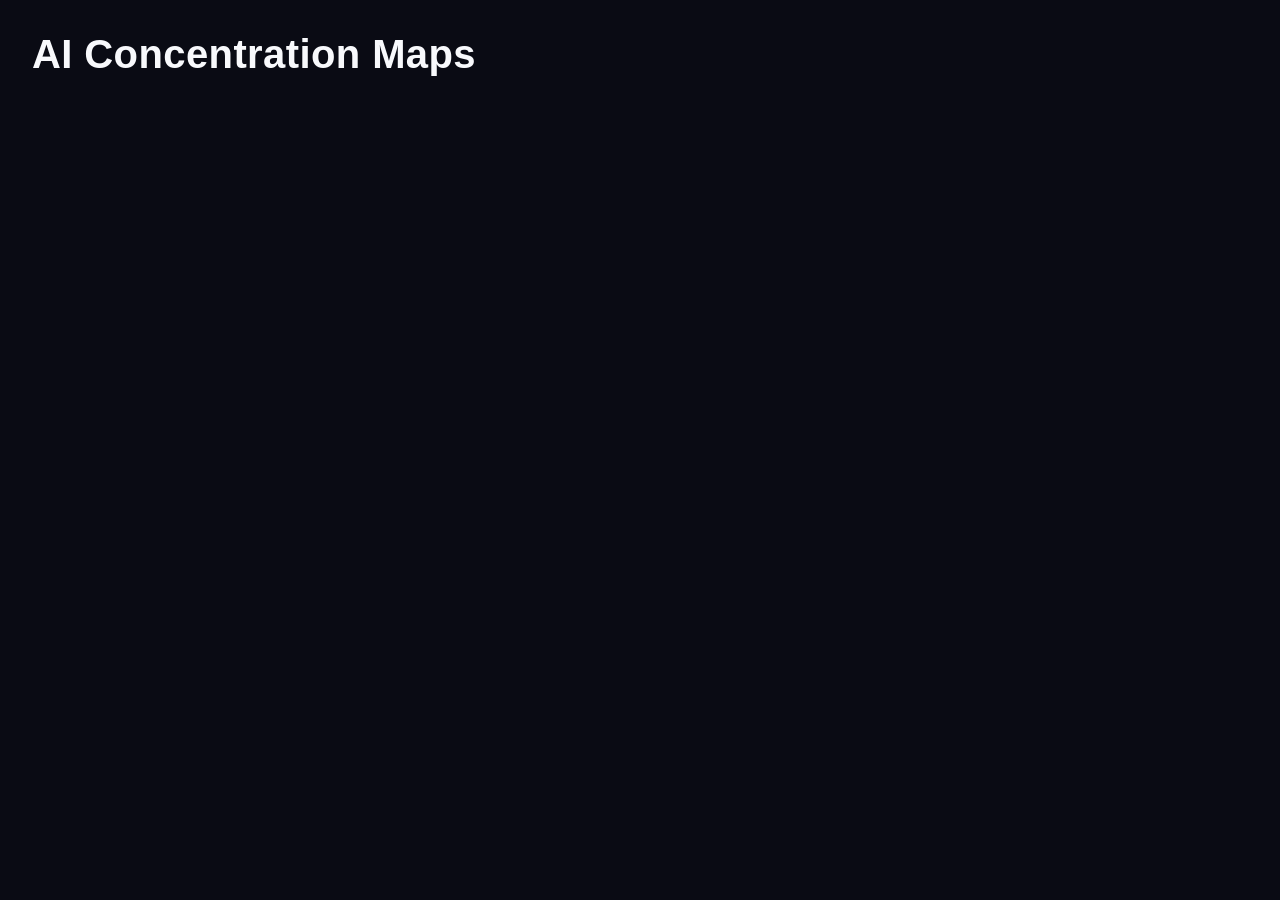
<file: maps.html>
<!DOCTYPE html>
<html lang="en">

<head>
    <meta charset="UTF-8">
    <meta name="viewport" content="width=device-width, initial-scale=1.0">
    <script src="https://d3js.org/d3.v7.min.js"></script>
    <script src="topojson/topojson.min.js"></script>

    <title>Map Demos</title>
    <link rel="stylesheet" href="css/style.css">
</head>

<body>
    <h1>AI Concentration Maps</h1>

    <div id="global-map"></div>
    <div class="viz-block" id="us-map"></div>

    <script src="js/globalMap.js"></script>
    <script src="js/USMap.js"></script>
</body>

</html>
</file>
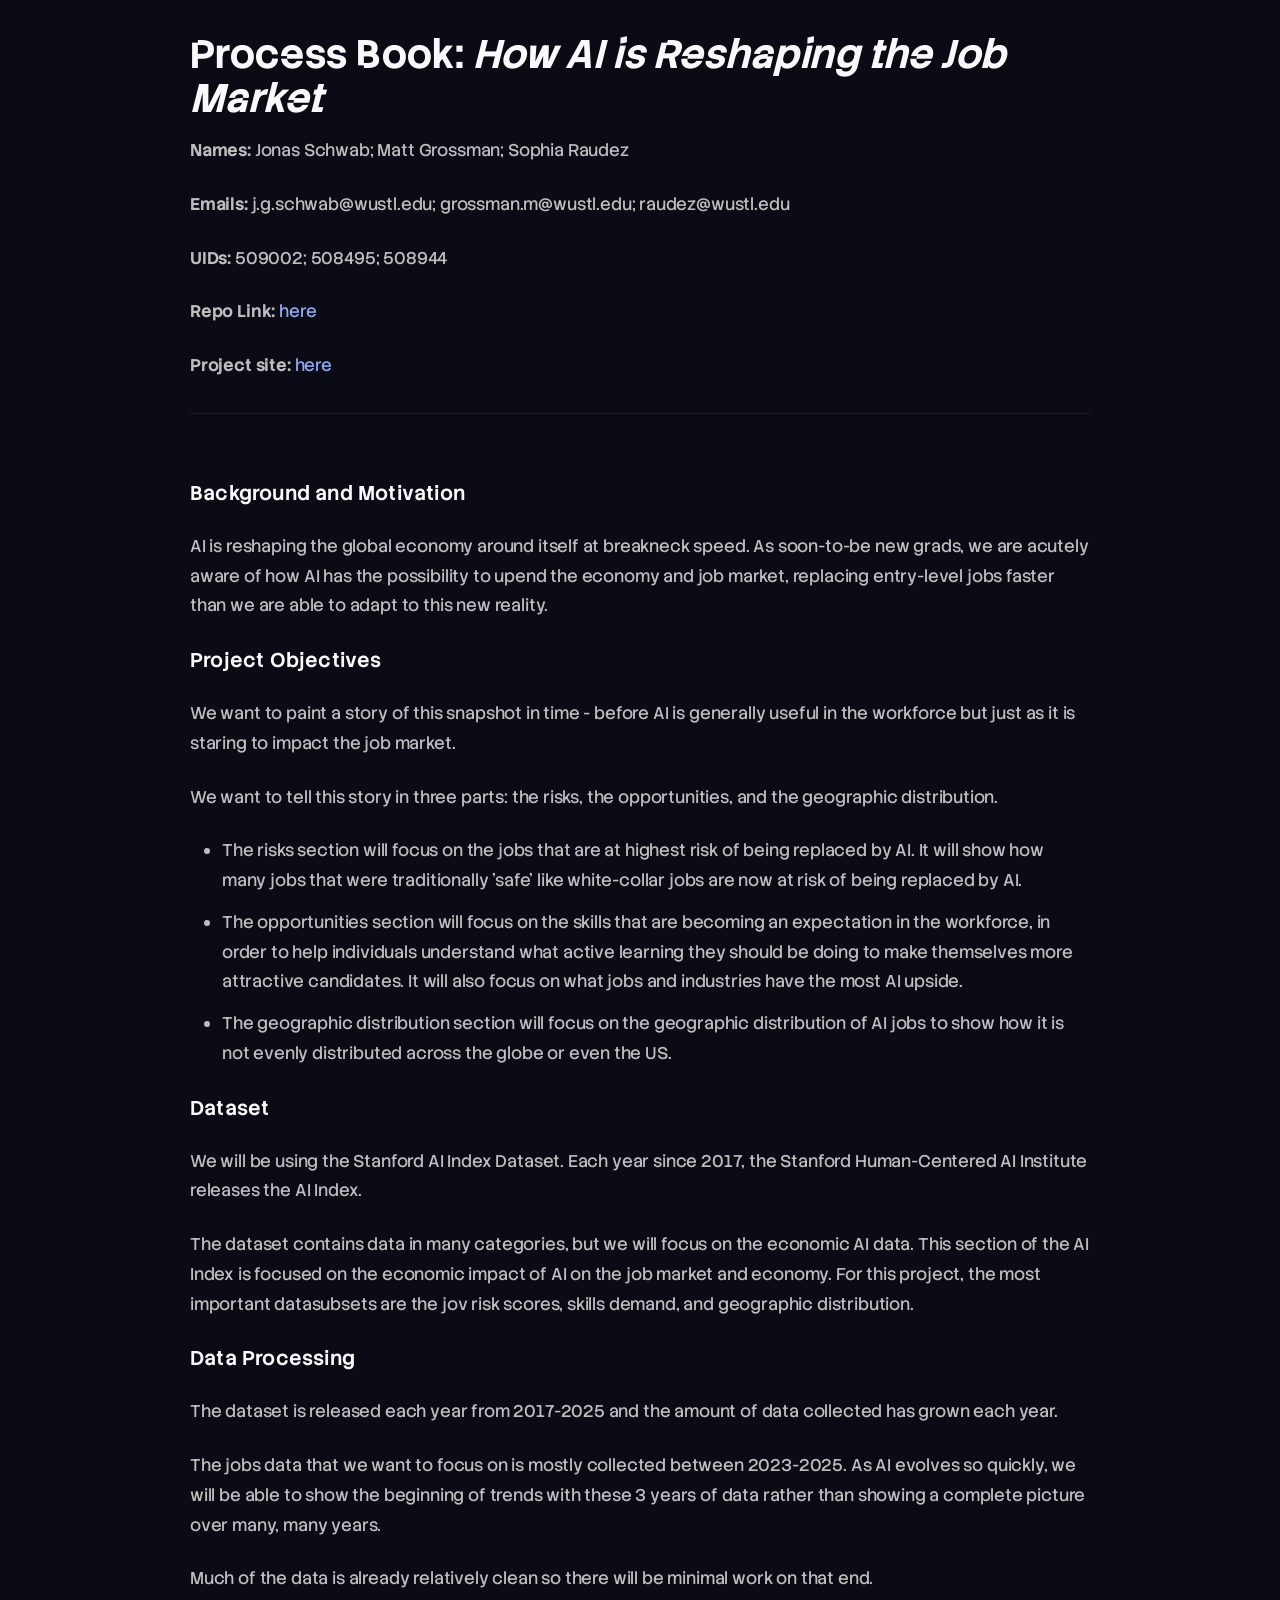
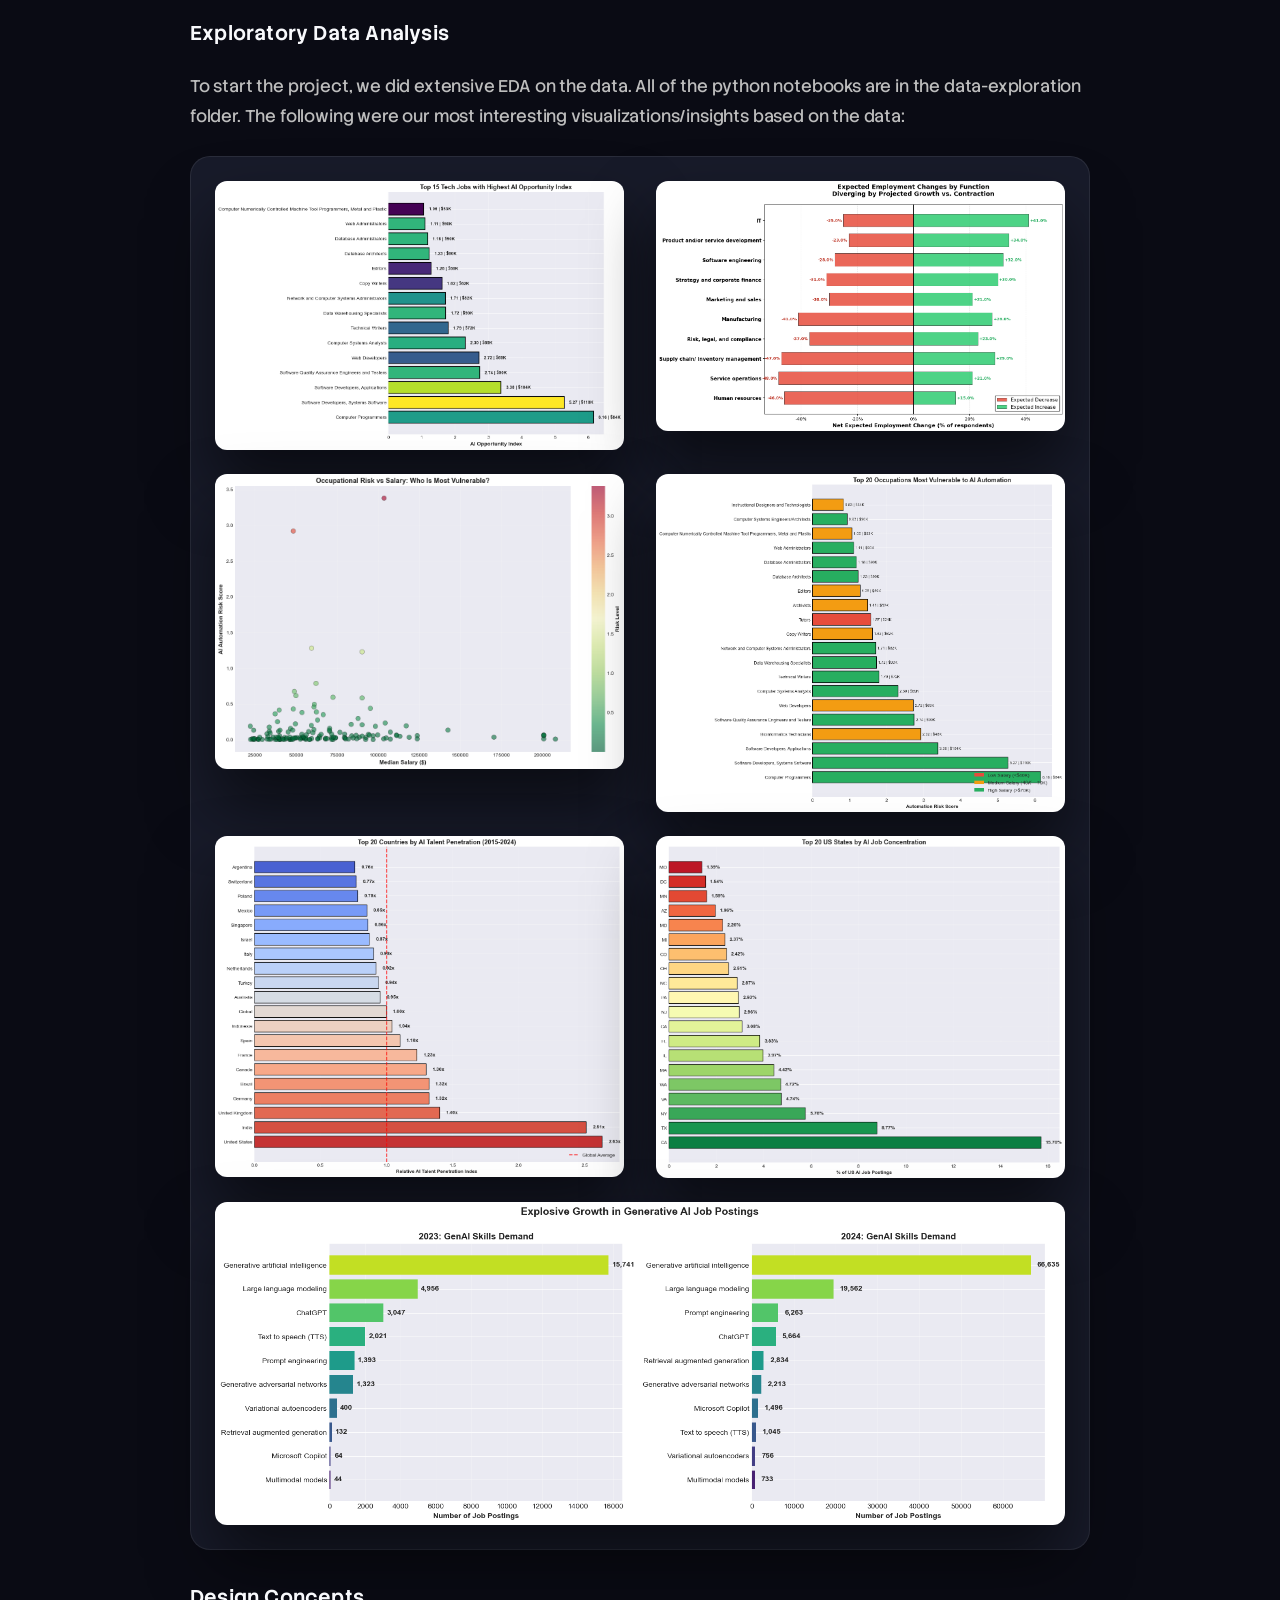
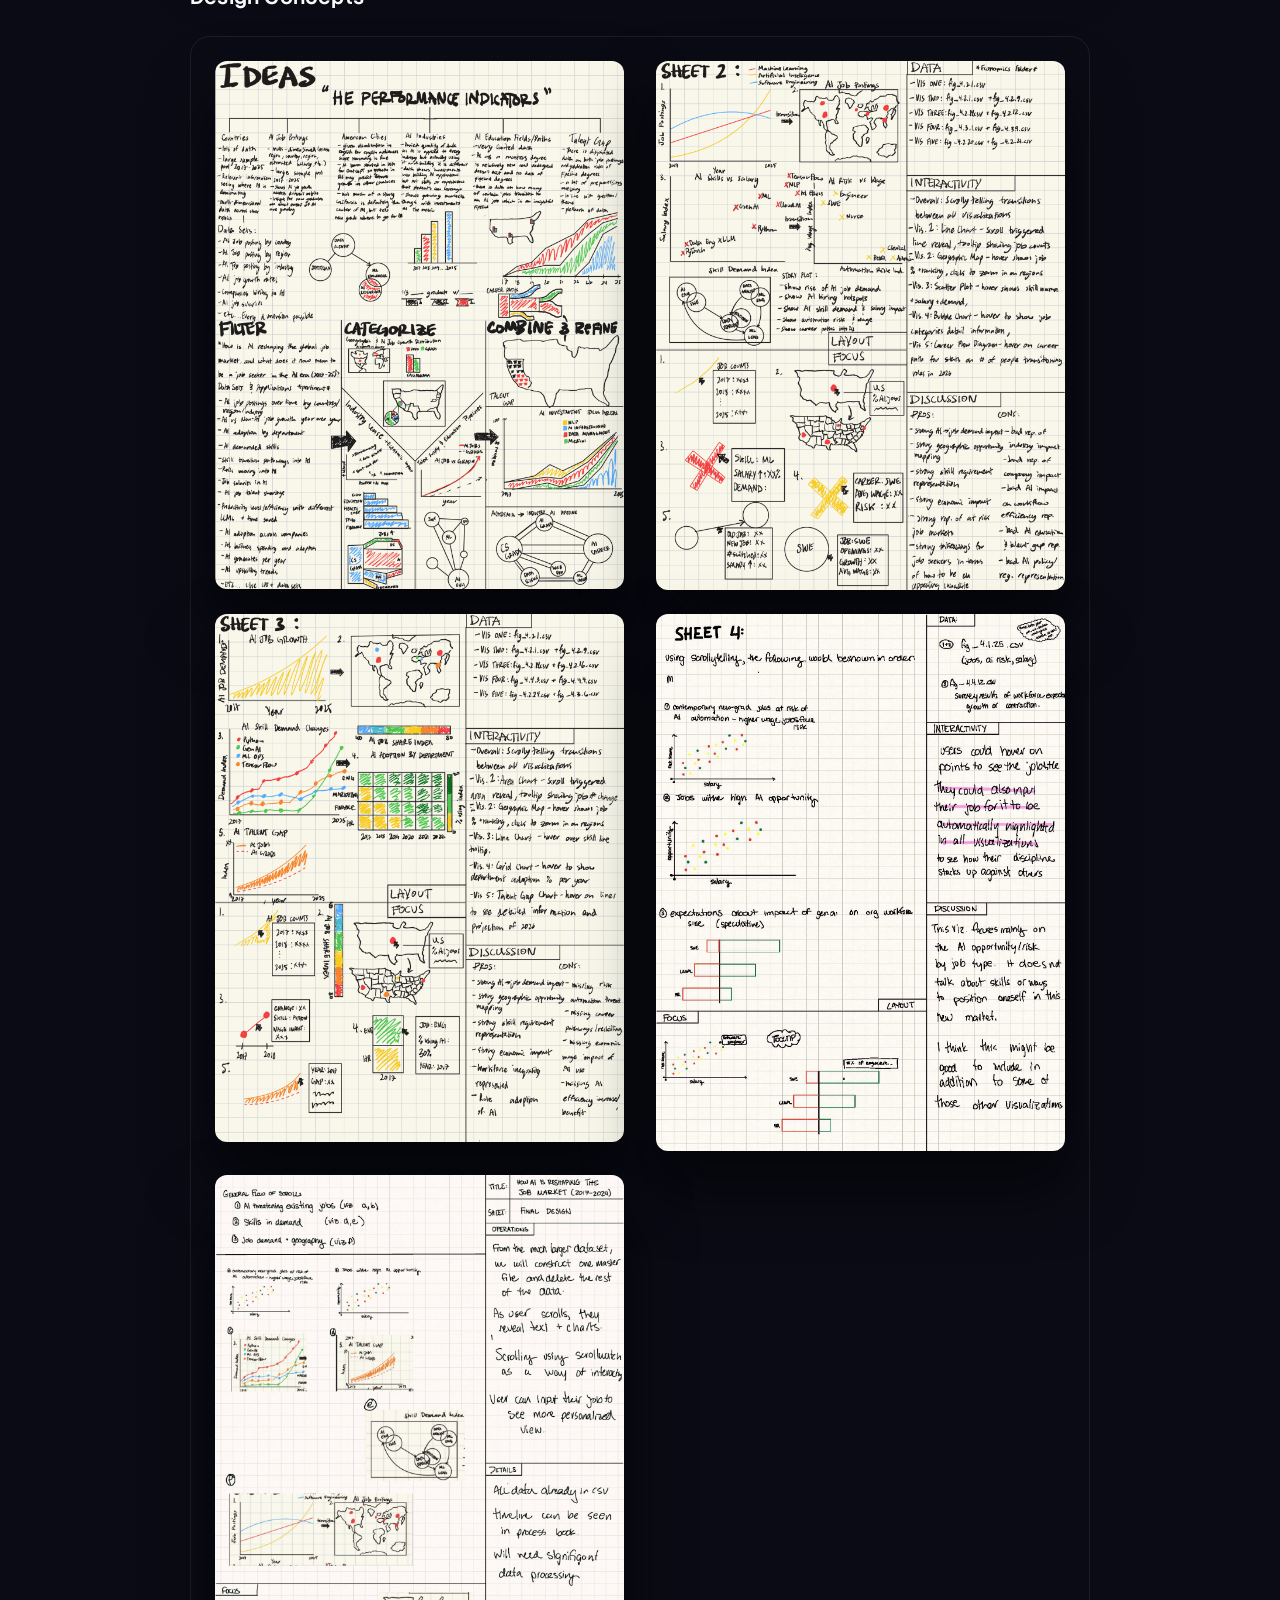
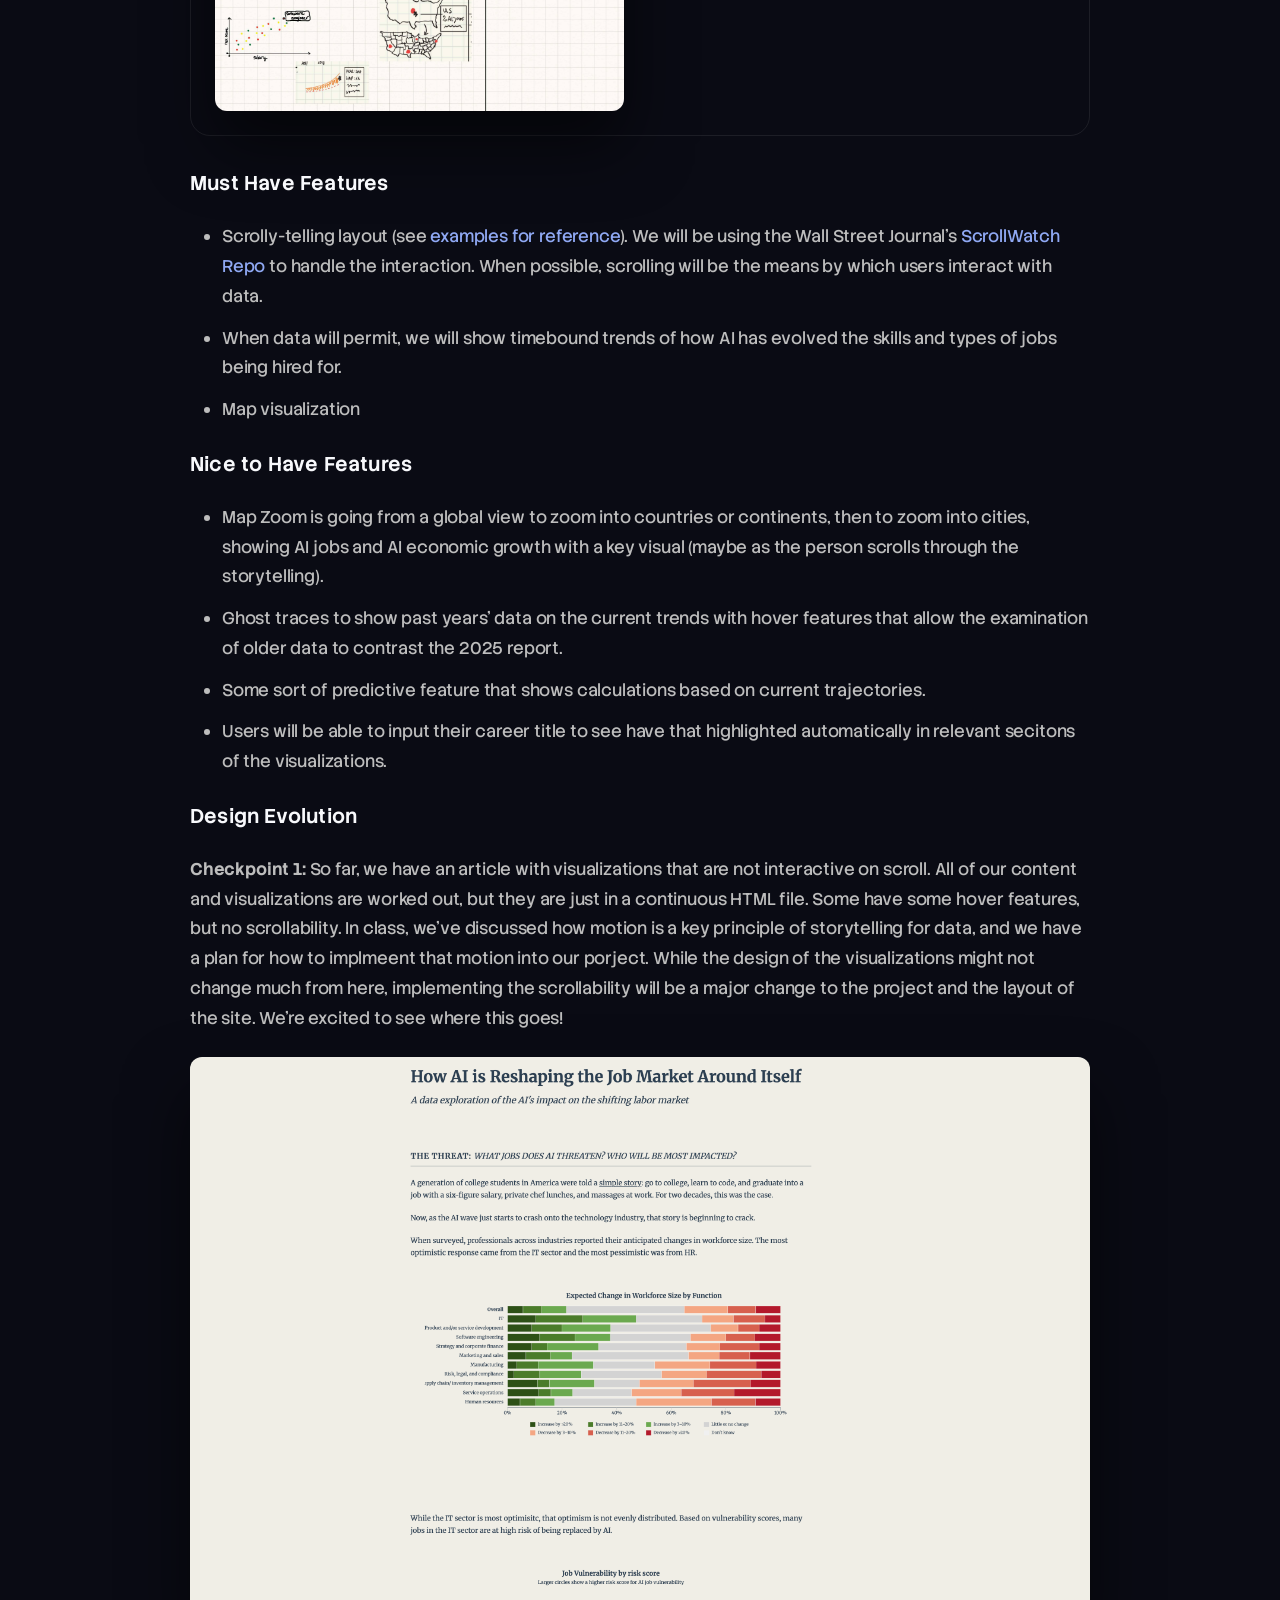
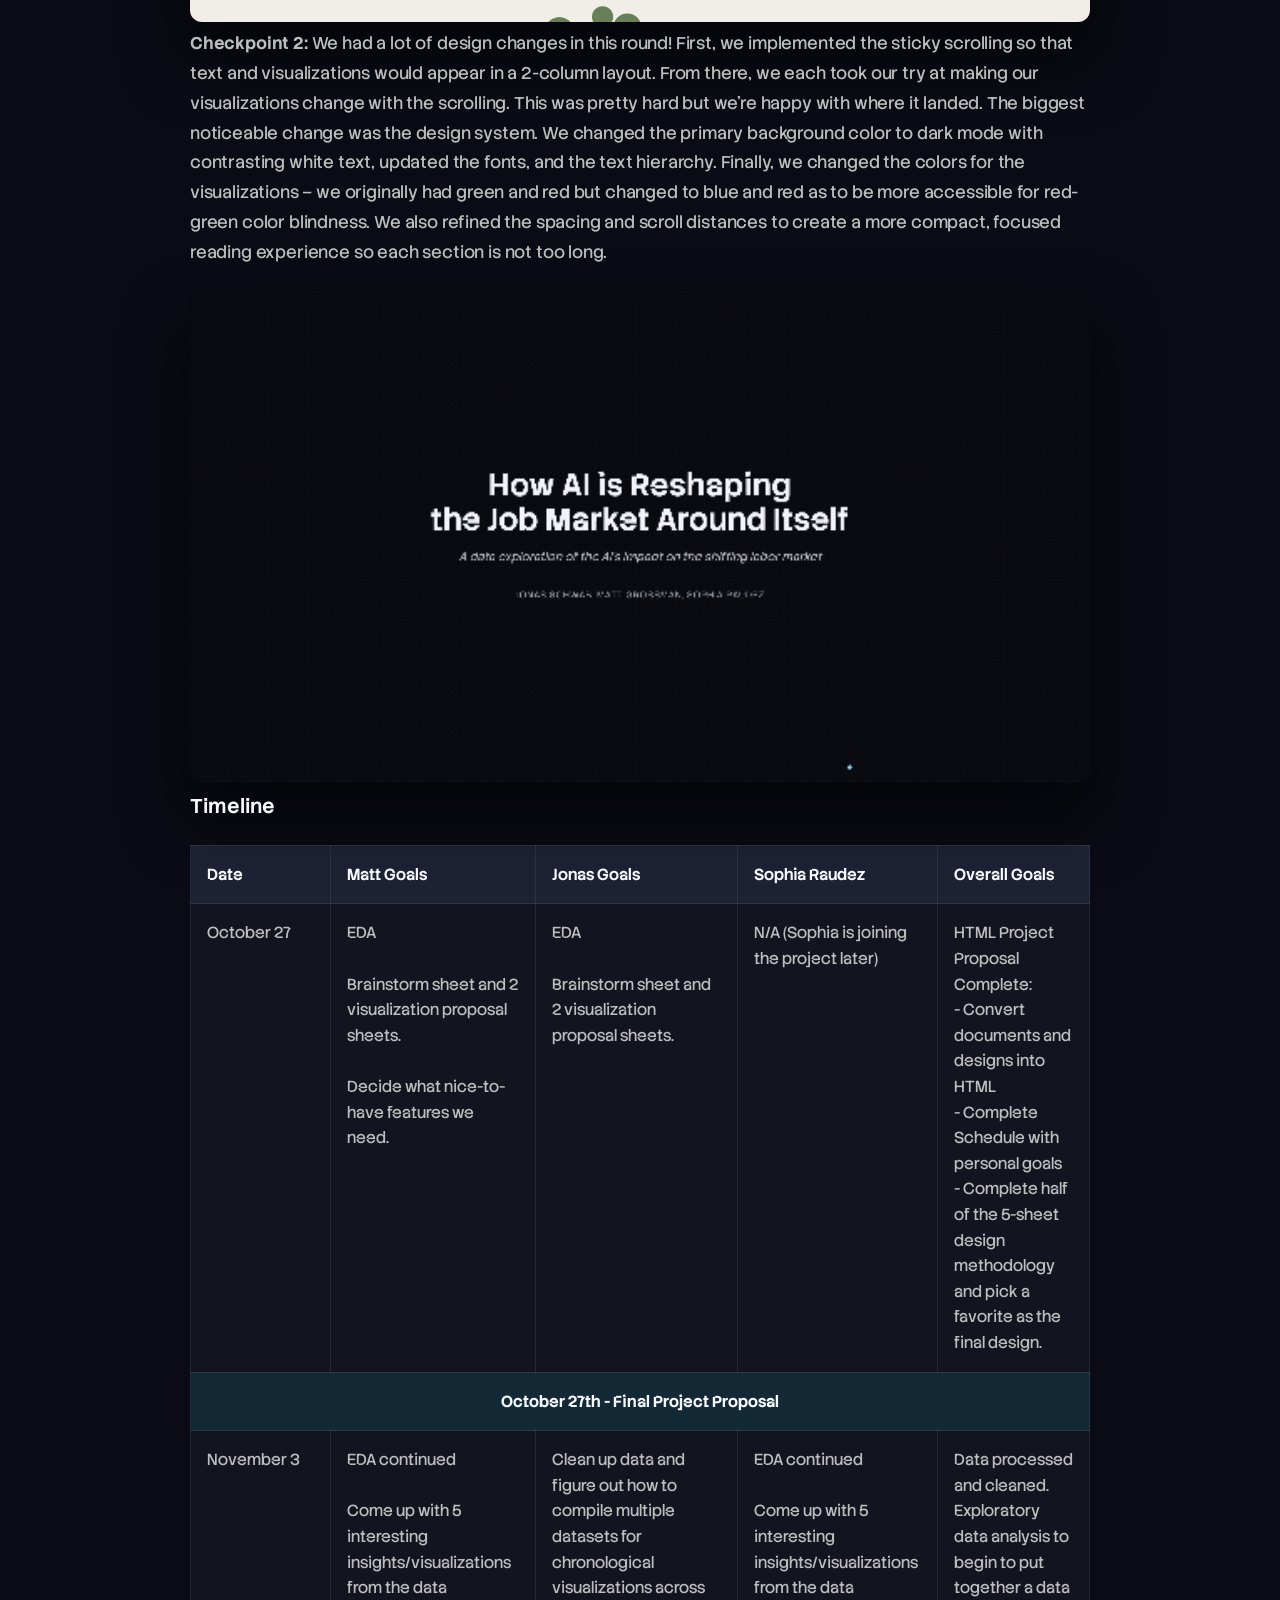
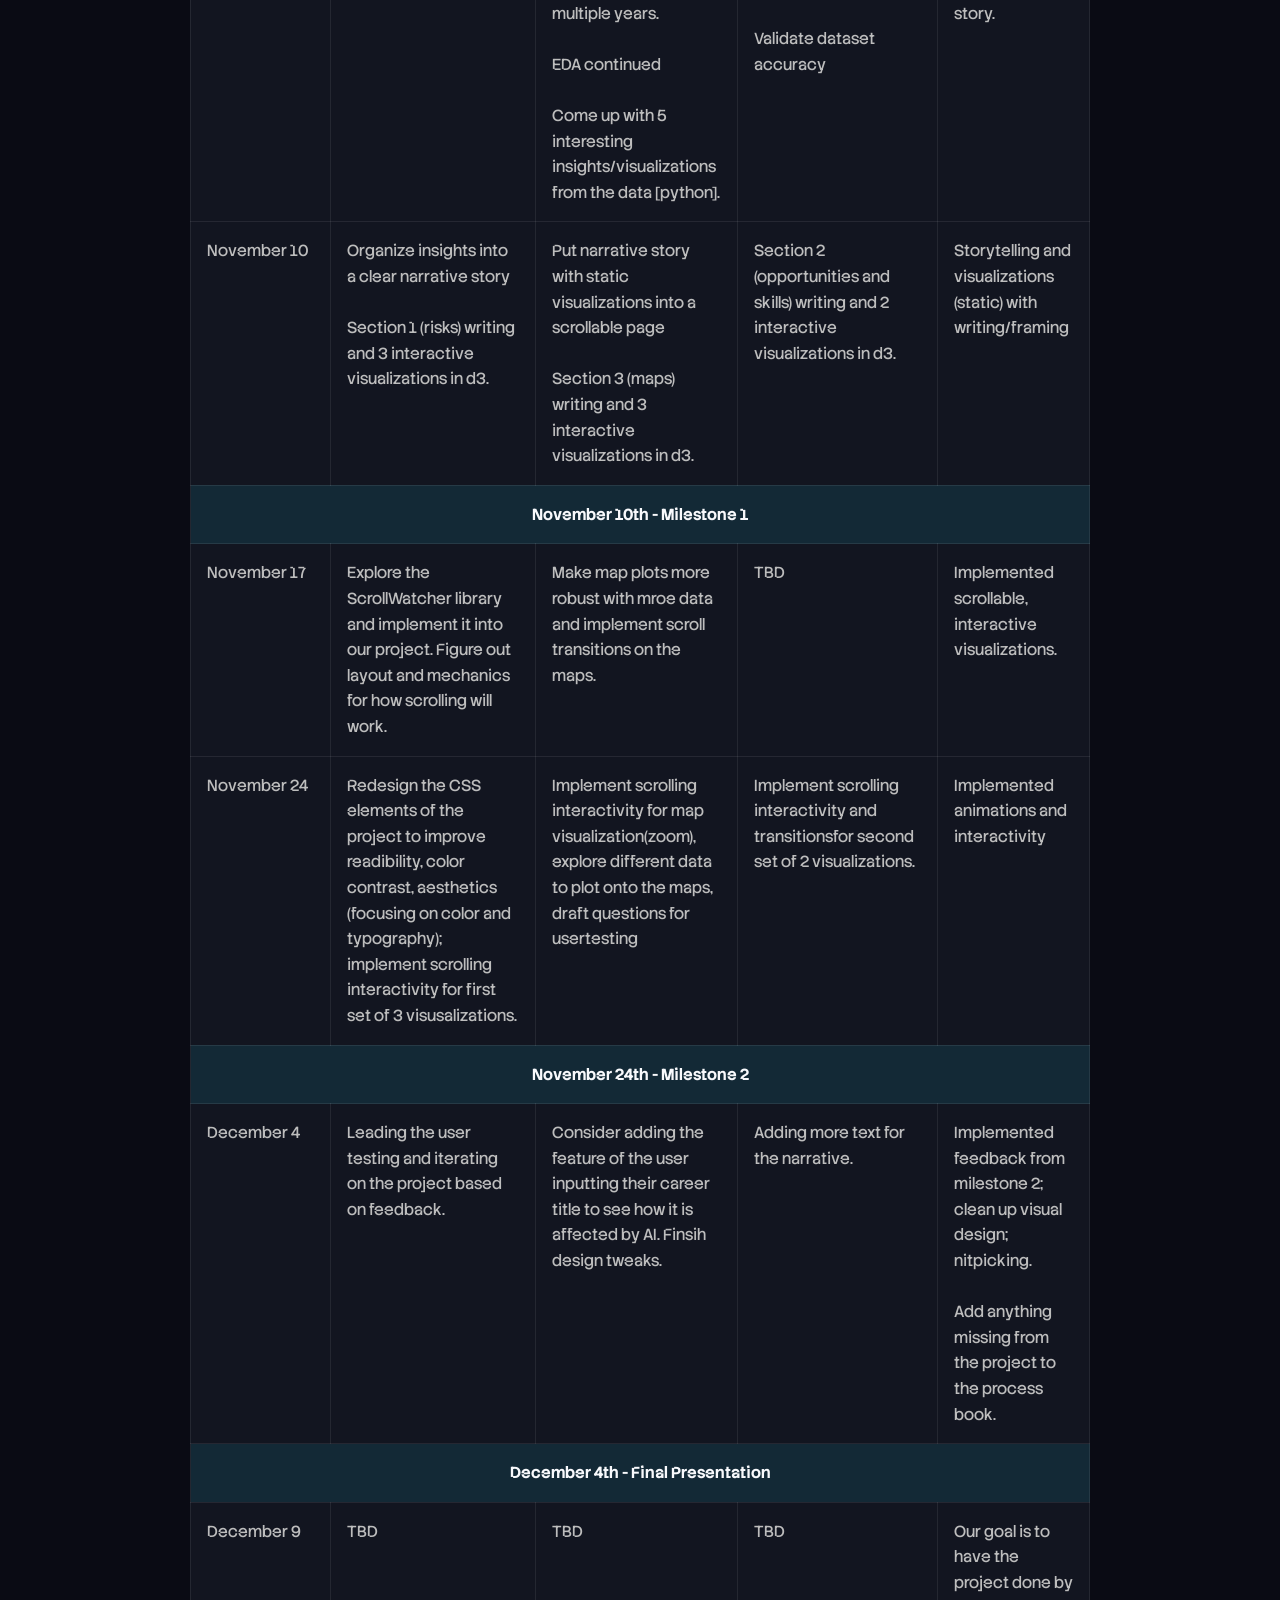
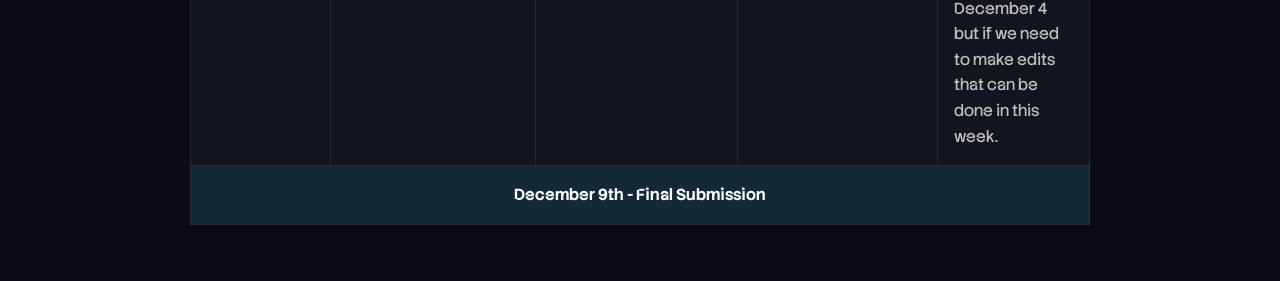
<file: processbook.html>
<!DOCTYPE html>
<html lang="en">

<head>
  <meta charset="UTF-8">
  <meta name="viewport" content="width=device-width, initial-scale=1.0">
  <title>Data Viz Project Proposal</title>
  <link rel="preconnect" href="https://fonts.googleapis.com">
  <link rel="preconnect" href="https://fonts.gstatic.com" crossorigin>
  <link href="https://fonts.googleapis.com/css2?family=Stack+Sans+Notch:wght@200..700&family=Stack+Sans+Text:wght@200..700&display=swap" rel="stylesheet">
  <link href="https://fonts.googleapis.com/css2?family=Merriweather:wght@400;700&display=swap" rel="stylesheet">
  <link rel="stylesheet" href="css/style.css">
</head>

<body>
  <div>
    <h1>Process Book: <em>How AI is Reshaping the Job Market</em></h1>

    <p><b>Names:</b> Jonas Schwab; Matt Grossman; Sophia Raudez</p>

    <p><b>Emails:</b> j.g.schwab@wustl.edu; grossman.m@wustl.edu; raudez@wustl.edu</p>

    <p><b>UIDs:</b> 509002; 508495; 508944</p>

    <p><b>Repo Link:</b> <a href="https://github.com/notmattgrossman/ai-jobs-dataviz" target="_blank">here</a></p>

    <p><b>Project site:</b> <a href="scrolly-test/index.html">here</a></p>

    <hr>

    <h2>Background and Motivation</h2>
    <p>AI is reshaping the global economy around itself at breakneck speed. As soon-to-be new grads, we are acutely
      aware of how AI has the possibility to upend the economy and job market, replacing entry-level jobs faster than we
      are able to adapt to this new reality.</p>

    <h2>Project Objectives</h2>
    <p>We want to paint a story of this snapshot in time - before AI is generally useful in the workforce but just as it is staring to impact the job market.</p>
    <p>We want to tell this story in three parts: the risks, the opportunities, and the geographic distribution.</p>
    <ul>
      <li>The risks section will focus on the jobs that are at highest risk of being replaced by AI. It will show how many jobs that were traditionally 'safe' like white-collar jobs are now at risk of being replaced by AI.</li>
      <li>The opportunities section will focus on the skills that are becoming an expectation in the workforce, in order to help individuals understand what active learning they should be doing to make themselves more attractive candidates. It will also focus on what jobs and industries have the most AI upside.</li>
      <li>The geographic distribution section will focus on the geographic distribution of AI jobs to show how it is not evenly distributed across the globe or even the US.</li>
    </ul>
    <h2>Dataset</h2>
    <p>We will be using the Stanford AI Index Dataset. Each year since 2017, the Stanford Human-Centered AI Institute
      releases the AI Index.</p>
    <p>The dataset contains data in many categories, but we will focus on the economic AI data. This section of the AI Index is focused on the economic impact of AI on the job market and economy. For this project, the most important datasubsets are the jov risk scores, skills demand, and geographic distribution.</p>

    <h2>Data Processing</h2>
    <p>The dataset is released each year from 2017-2025 and the amount of data collected has grown each year. </p>
    <p>The jobs data that we want to focus on is mostly collected between 2023-2025. As AI evolves so quickly, we will
      be able to show the beginning of trends with these 3 years of data rather than showing a complete picture over
      many, many years.</p>
    <p>Much of the data is already relatively clean so there will be minimal work on that end.</p>

    <h2>Exploratory Data Analysis</h2>
    <p>To start the project, we did extensive EDA on the data. All of the python notebooks are in the data-exploration folder. The following were our most interesting visualizations/insights based on the data:</p>
    
    <div class="eda-grid">
      <figure>
        <img src="img/eda1.png" alt="EDA 1">
      </figure>
      <figure>
        <img src="img/eda7.png" alt="EDA 7">
      </figure>
      <figure>
        <img src="img/eda2.png" alt="EDA 2">
      </figure>
      <figure>
        <img src="img/eda3.png" alt="EDA 3">
      </figure>
      <figure>
        <img src="img/eda4.png" alt="EDA 4">
      </figure>
      <figure>
        <img src="img/eda5.png" alt="EDA 5">
      </figure>

      <figure class="eda-full-width">
        <img src="img/eda6.png" alt="EDA 6">
      </figure>
    </div>

    <h2>Design Concepts</h2>
    <div class="eda-grid" style="background-color: transparent;">
      <img src="img/brainstorm1.png" alt="Brainstorm 1" width="300">
      <img src="img/design1.png" alt="Design 1" width="300">
      <img src="img/design2.png" alt="Design 2" width="300">
      <img src="img/design3.jpg" alt="Design 3" width="300">
      <img src="img/finaldesign.jpg" alt="Final Design" width="300">
    </div>

    <h2>Must Have Features</h2>
    <ul>
      <li>Scrolly-telling layout (see <a href="https://flourish.studio/blog/no-code-scrollytelling/"
          target="_blank">examples</a> <a href="https://www.wsj.com/pro/central-banking/data/reacting-to-fed-rates"
          target="_blank">for</a> <a href="https://graphics.wsj.com/what-ecb-qe-stimulus-has-done/"
          target="_blank">reference</a>). We will be using the Wall Street Journal's <a
          href="https://github.com/WSJ/scroll-watcher?tab=readme-ov-file" target="_blank">ScrollWatch Repo</a> to handle
        the interaction. When possible, scrolling will be the means by which users interact with data.</li>
      <li>When data will permit, we will show timebound trends of how AI has evolved the skills and types of jobs being
        hired for.</li>
      <li>Map visualization</li>
    </ul>

    <h2>Nice to Have Features</h2>
    <ul>
      <li>Map Zoom is going from a global view to zoom into countries or continents, then to zoom into cities, showing
        AI jobs and AI economic growth with a key visual (maybe as the person scrolls through the storytelling).</li>
      <li>Ghost traces to show past years' data on the current trends with hover features that allow the examination of
        older data to contrast the 2025 report.</li>
      <li>Some sort of predictive feature that shows calculations based on current trajectories.</li>
      <li>Users will be able to input their career title to see have that highlighted automatically in relevant secitons of the visualizations.</li>
    </ul>

    <h2>Design Evolution</h2>
    <p> <b>Checkpoint 1:</b> So far, we have an article with visualizations that are not interactive on scroll. All of our content and visualizations are worked out, but they are just in a continuous HTML file. Some have some hover features, but no scrollability. In class, we've discussed how motion is a key principle of storytelling for data, and we have a plan for how to implmeent that motion into our porject. While the design of the visualizations might not change much from here, implementing the scrollability will be a major change to the project and the layout of the site. We're excited to see where this goes! </p>
    <img src="img/progress1.png" alt="Checkpoint 1" width="300">

    <p> <b>Checkpoint 2:</b> We had a lot of design changes in this round! First, we implemented the sticky scrolling so that text and visualizations would appear in a 2-column layout. From there, we each took our try at making our visualizations change with the scrolling. This was pretty hard but we're happy with where it landed. The biggest noticeable change was the design system. We changed the primary background color to dark mode with contrasting white text, updated the fonts, and the text hierarchy. Finally, we changed the colors for the visualizations – we originally had green and red but changed to blue and red as to be more accessible for red-green color blindness. We also refined the spacing and scroll distances to create a more compact, focused reading experience so each section is not too long.</p>
    <img src="img/progress2.gif" alt="Checkpoint 2" width="300">
    <h2>Timeline</h2>
    <table>
      <thead>
        <tr>
          <th>Date</th>
          <th>Matt Goals</th>
          <th>Jonas Goals</th>
          <th>Sophia Raudez</th>
          <th>Overall Goals</th>
        </tr>
      </thead>
      <tbody>
        <tr>
          <td>October 27</td>
          <td>EDA<br><br>Brainstorm sheet and 2 visualization proposal sheets.<br><br>Decide what nice-to-have features
            we need.</td>
          <td>EDA<br><br>Brainstorm sheet and 2 visualization proposal sheets.</td>
          <td>N/A (Sophia is joining the project later)</td>
          <td>HTML Project Proposal Complete:<br>- Convert documents and designs into HTML<br>- Complete Schedule with
            personal goals<br>- Complete half of the 5-sheet design methodology and pick a favorite as the final design.
          </td>
        </tr>
        <tr>
          <td colspan="5" class="milestone">October 27th - Final Project Proposal</td>
        </tr>
        <tr>
          <td>November 3</td>
          <td>EDA continued<br><br>Come up with 5 interesting insights/visualizations from the data</td>
          <td>Clean up data and figure out how to compile multiple datasets for chronological visualizations across
            multiple years.<br><br>EDA continued<br><br>Come up with 5 interesting insights/visualizations from the data
            [python].</td>
          <td>EDA continued<br><br>Come up with 5 interesting insights/visualizations from the data<br><br> Validate dataset accuracy</td>
          <td>Data processed and cleaned. Exploratory data analysis to begin to put together a data story.</td>
        </tr>
        <tr>
          <td>November 10</td>
          <td>Organize insights into a clear narrative story<br><br>Section 1 (risks) writing and 3 interactive visualizations in d3.</td>
          <td>Put narrative story with static visualizations into a scrollable page<br><br>Section 3 (maps) writing and 3 interactive visualizations in d3.</td>
          <td>Section 2 (opportunities and skills) writing and 2 interactive visualizations in d3.</td>
          <td>Storytelling and visualizations (static) with writing/framing</td>
        </tr>
        <tr>
          <td colspan="5" class="milestone">November 10th - Milestone 1</td>
        </tr>
        <tr>
          <td>November 17</td>
          <td>Explore the ScrollWatcher library and implement it into our project. Figure out layout and mechanics for how scrolling will work.</td>
          <td>Make map plots more robust with mroe data and implement scroll transitions on the maps.</td>
          <td>TBD</td>
          <td>Implemented scrollable, interactive visualizations.</td>
        </tr>
        <tr>
          <td>November 24</td>
          <td>Redesign the CSS elements of the project to improve readibility, color contrast, aesthetics (focusing on color and typography); implement scrolling interactivity for first set of 3 visusalizations.</td>
          <td>Implement scrolling interactivity for map visualization(zoom), explore different data to plot onto the maps, draft questions for usertesting</td>
          <td>Implement scrolling interactivity and transitionsfor second set of 2 visualizations.</td>
          <td>Implemented animations and interactivity</td>
        </tr>
        <tr>
          <td colspan="5" class="milestone">November 24th - Milestone 2</td>
        </tr>
        <tr>
          <td>December 4</td>
          <td>Leading the user testing and iterating on the project based on feedback.</td>
          <td>Consider adding the feature of the user inputting their career title to see how it is affected by AI. Finsih design tweaks.</td>
          <td>Adding more text for the narrative.</td>
          <td>Implemented feedback from milestone 2; clean up visual design; nitpicking.<br><br>Add anything missing
            from the project to the process book.</td>
        </tr>
        <tr>
          <td colspan="5" class="milestone">December 4th - Final Presentation</td>
        </tr>
        <tr>
          <td>December 9</td>
          <td>TBD</td>
          <td>TBD</td>
          <td>TBD</td>
          <td>Our goal is to have the project done by December 4 but if we need to make edits that can be done in this
            week.</td>
        </tr>
        <tr>
          <td colspan="5" class="milestone">December 9th - Final Submission</td>
        </tr>
      </tbody>
    </table>
  </div>
</body>

</html>
</file>
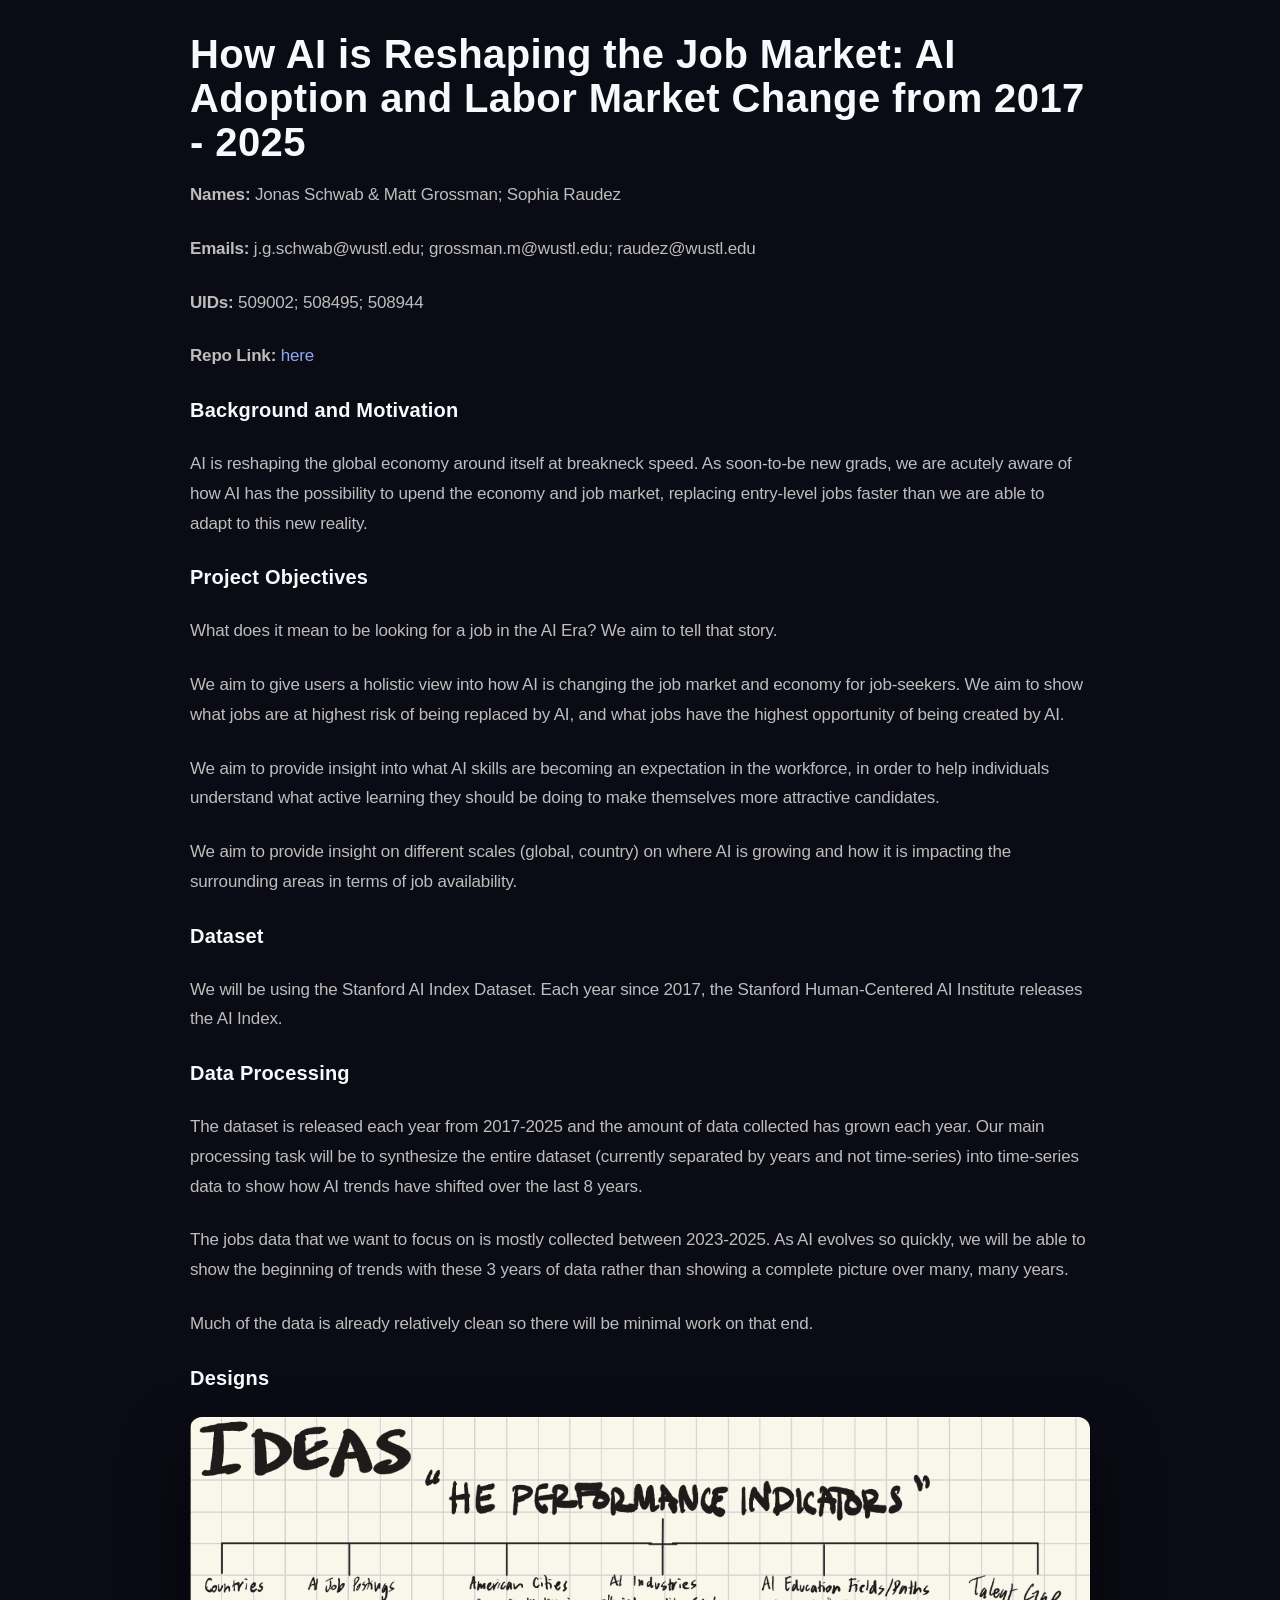
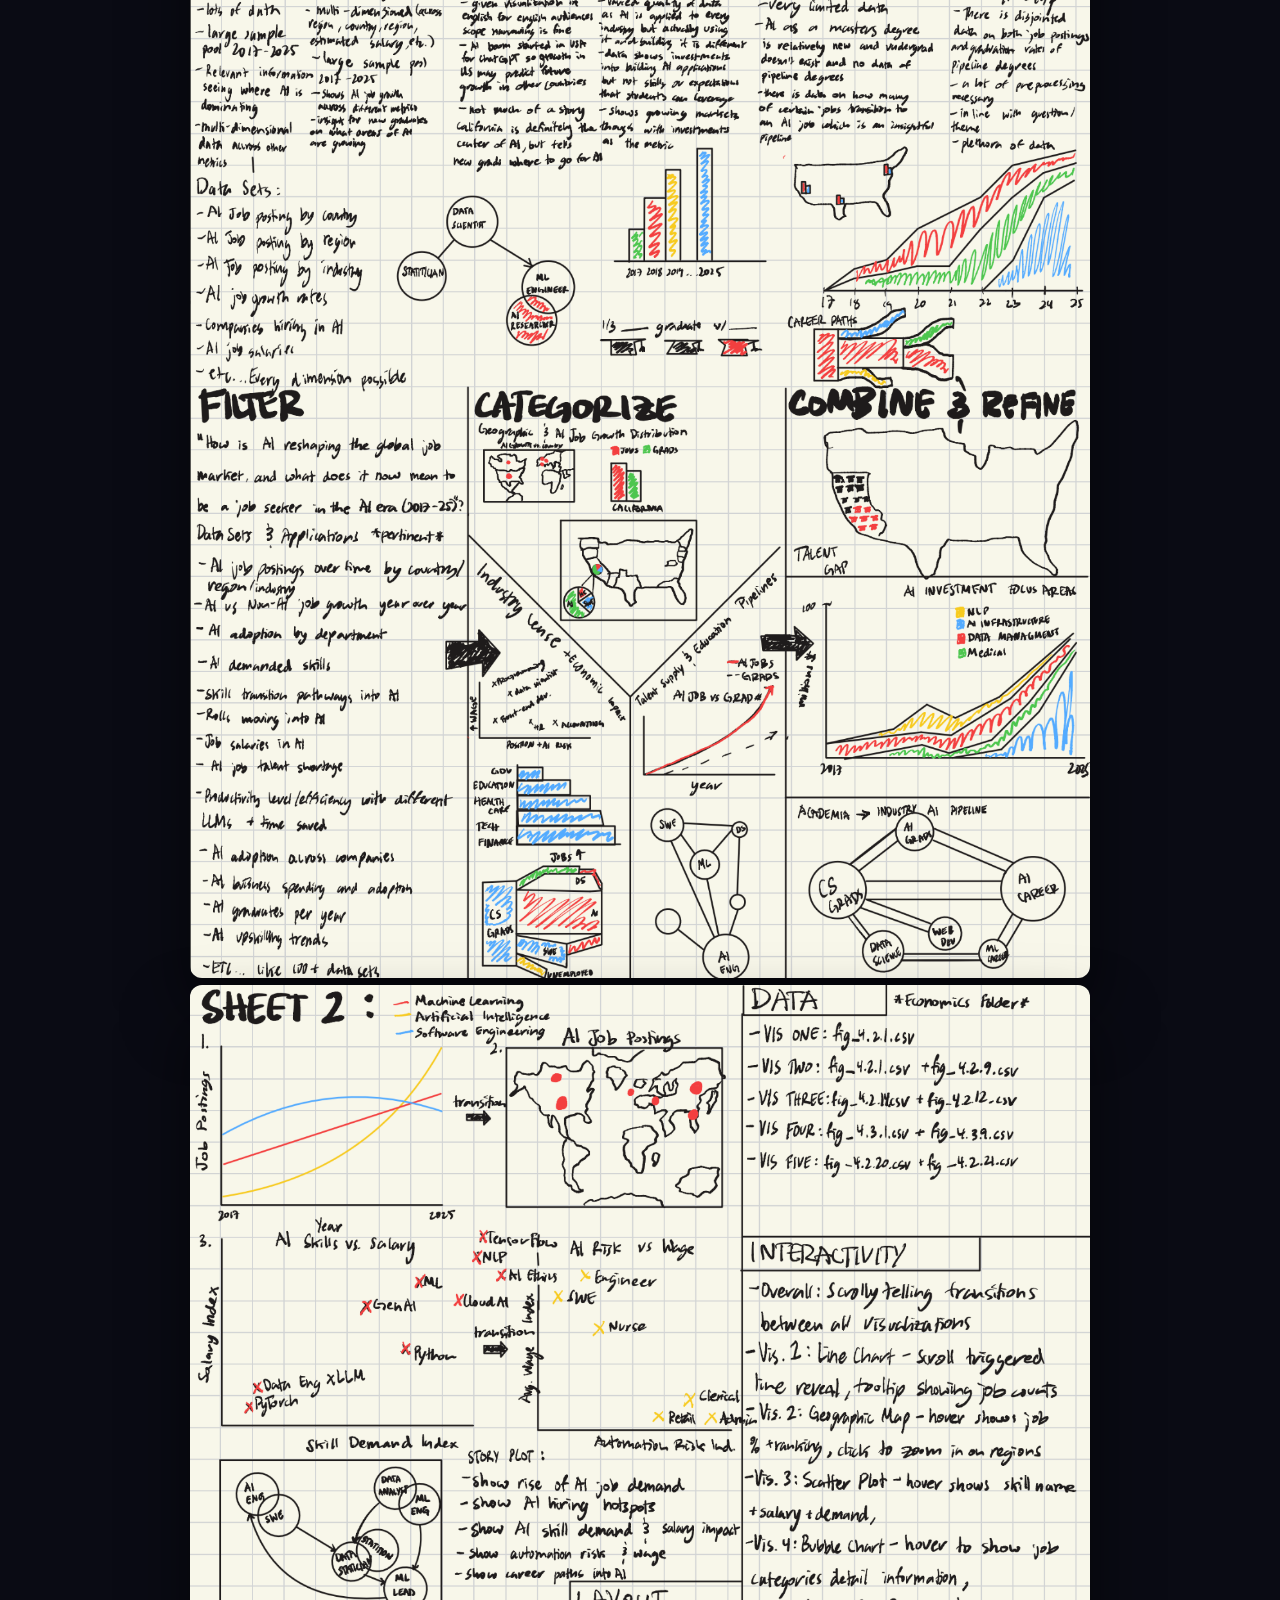
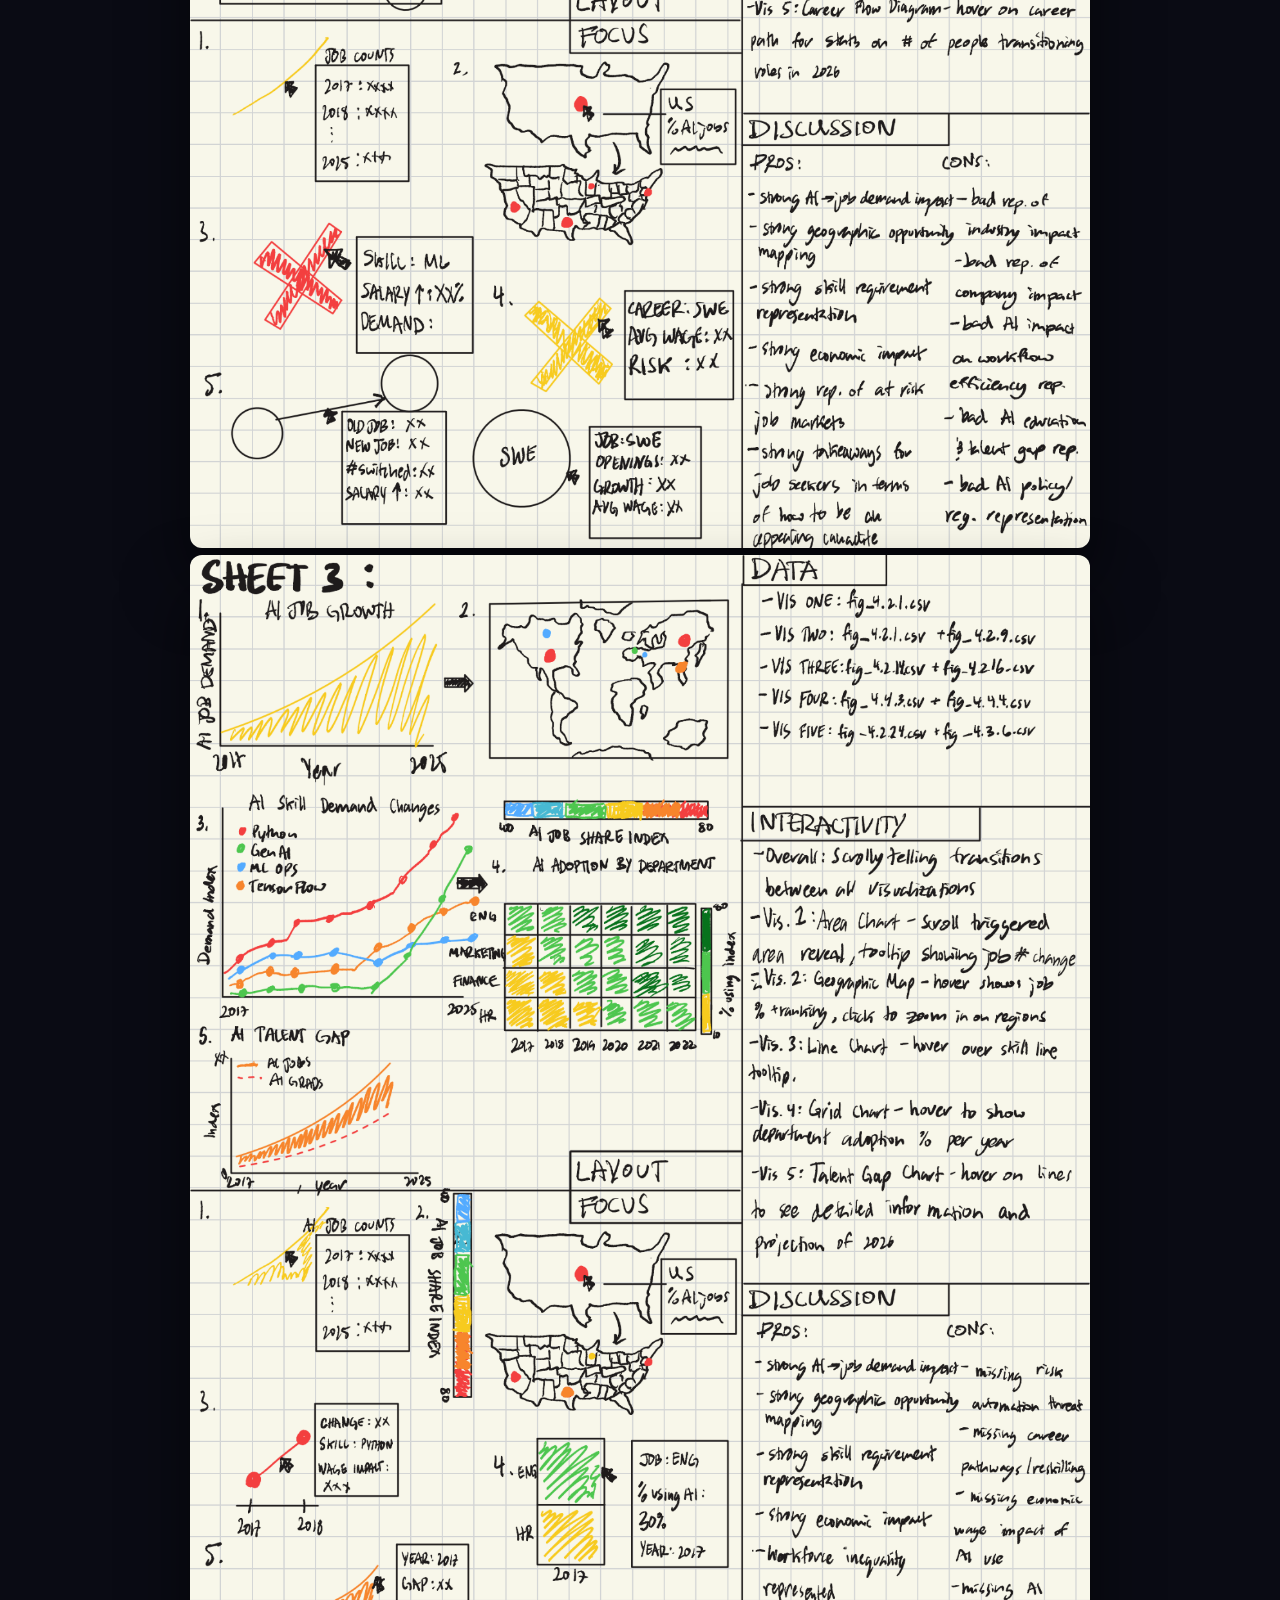
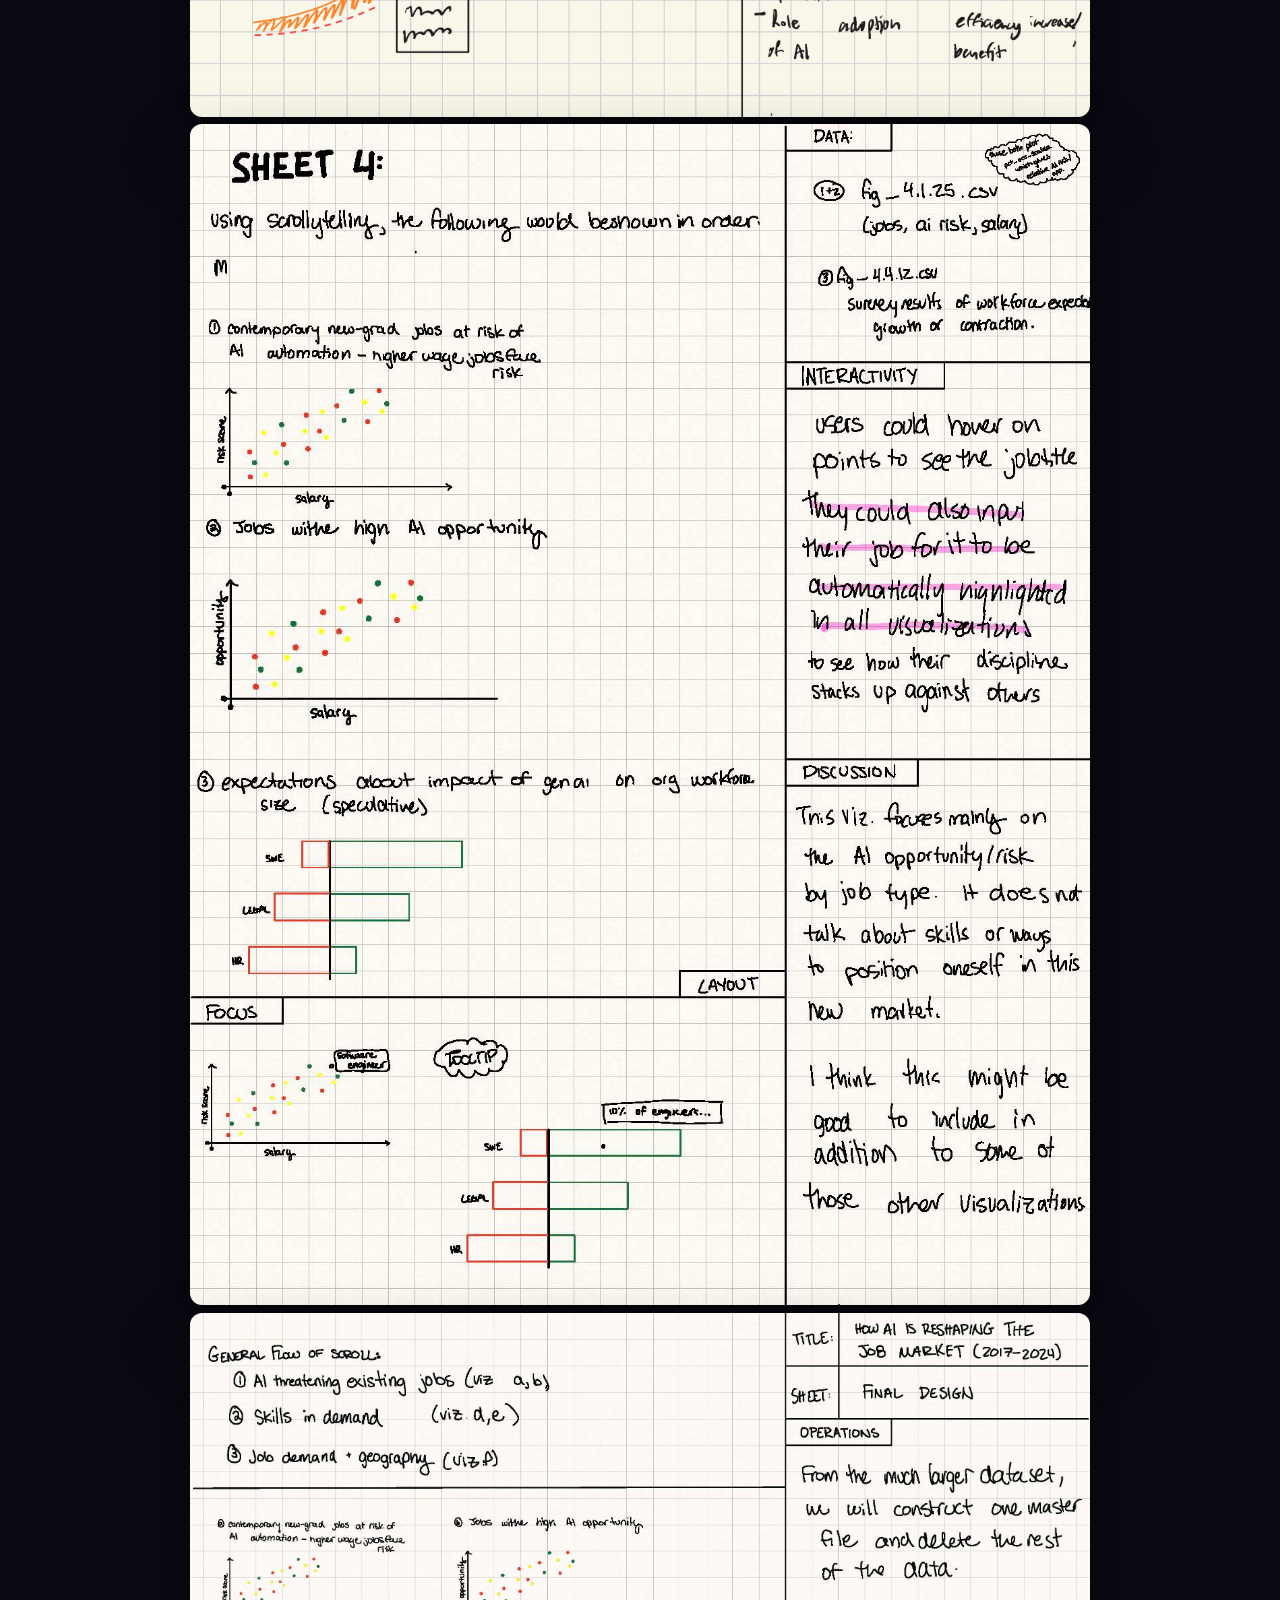
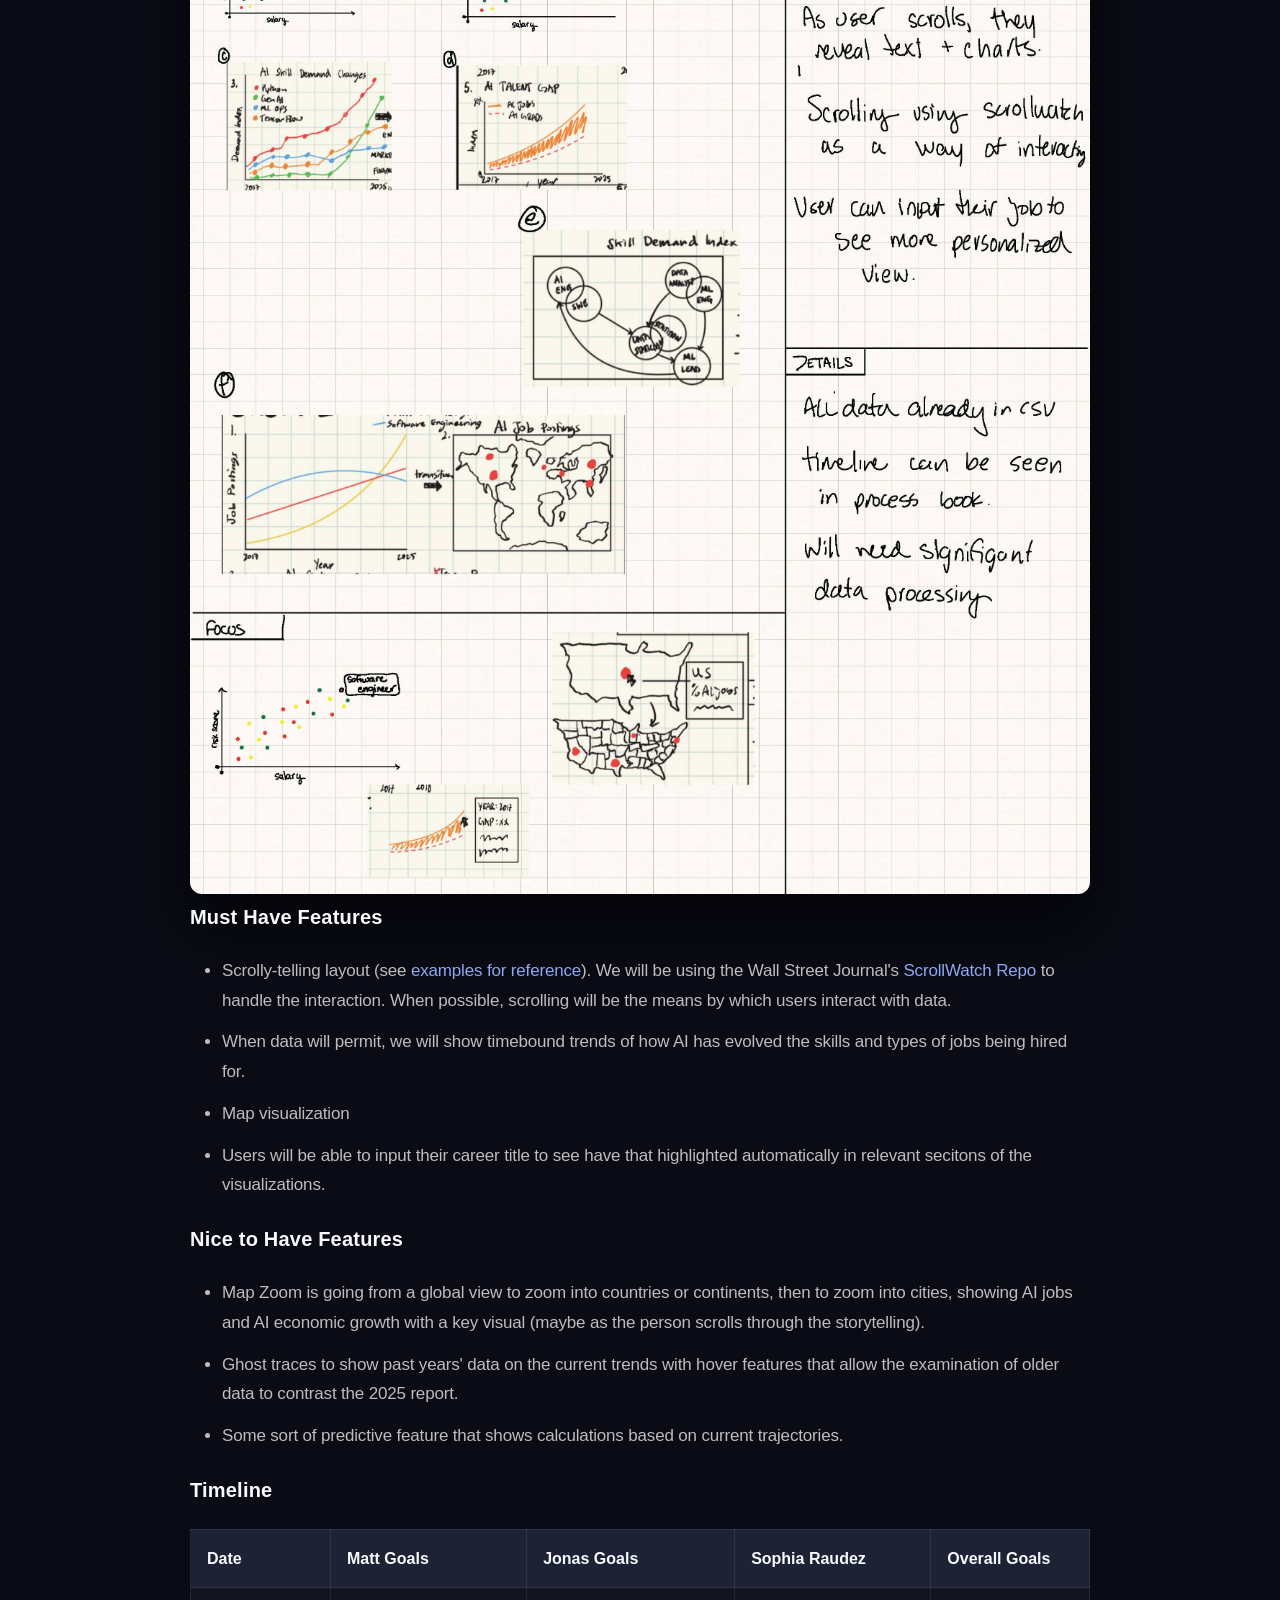
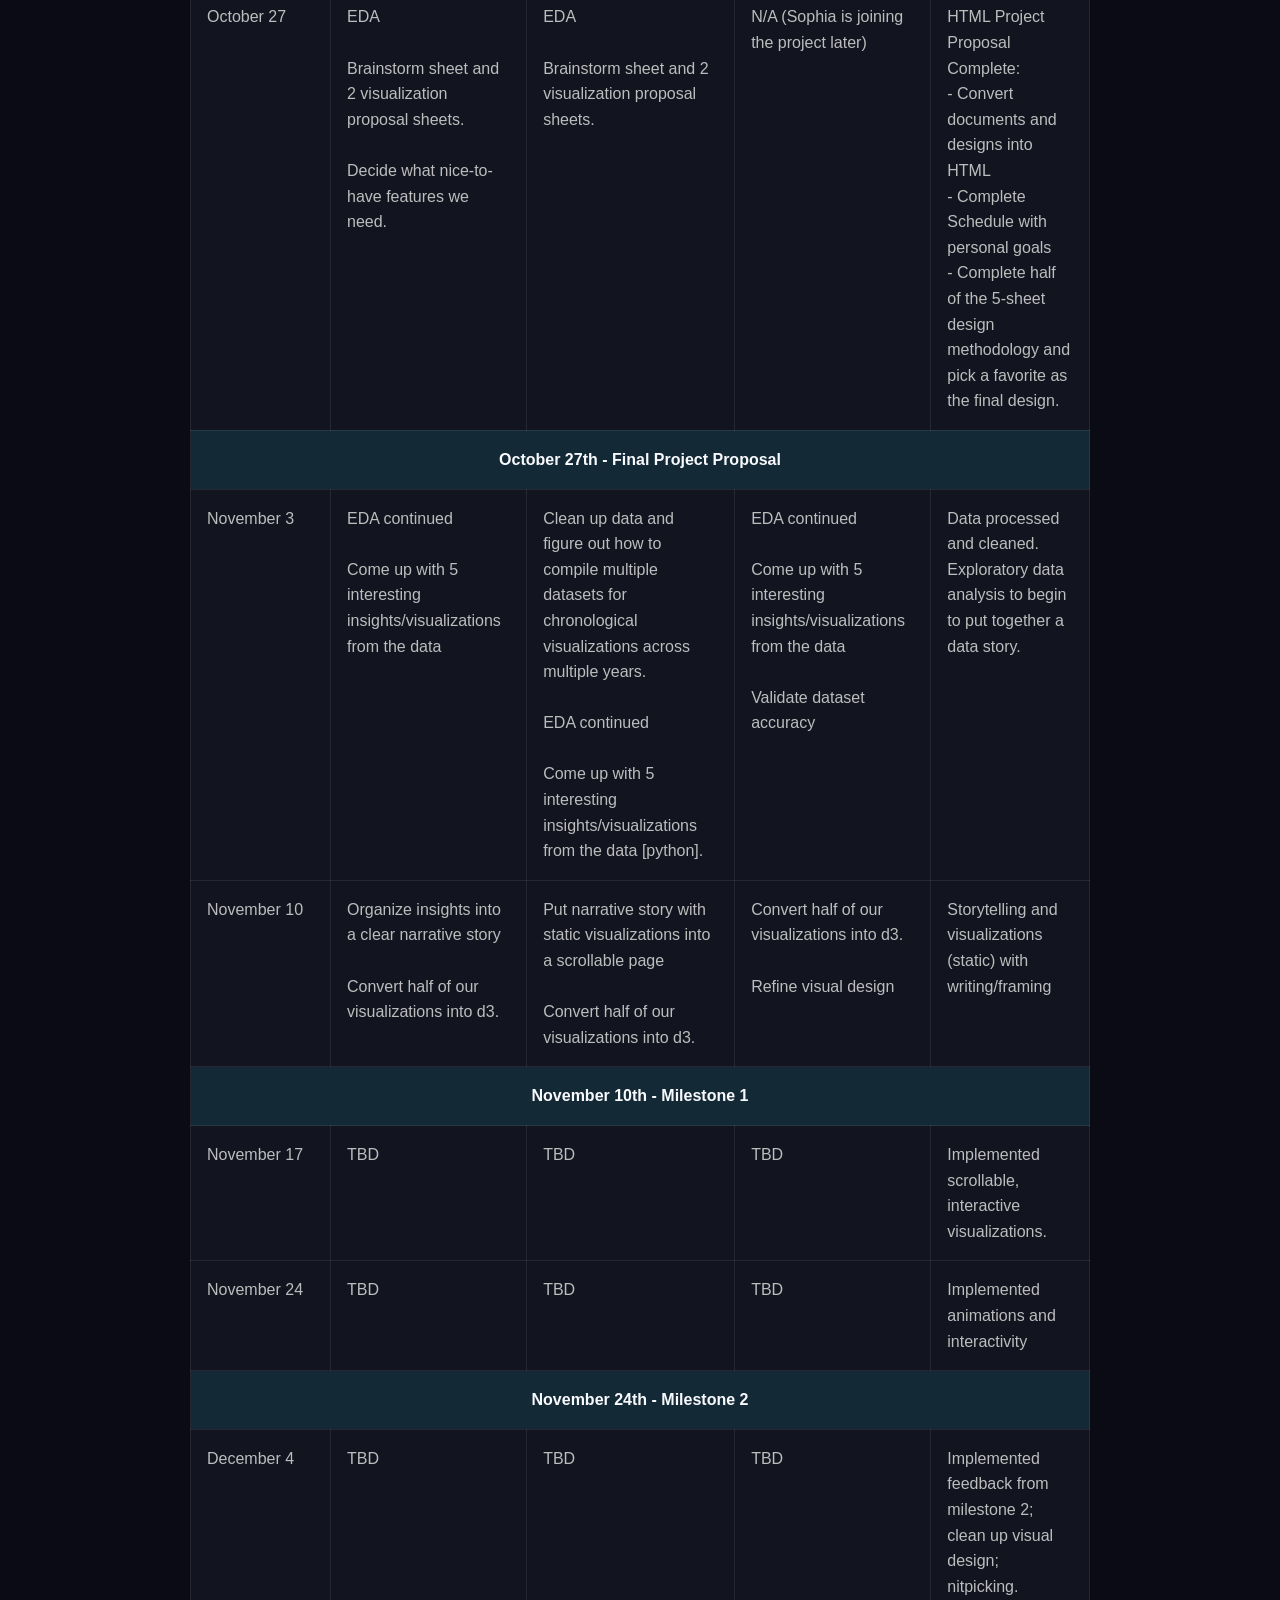
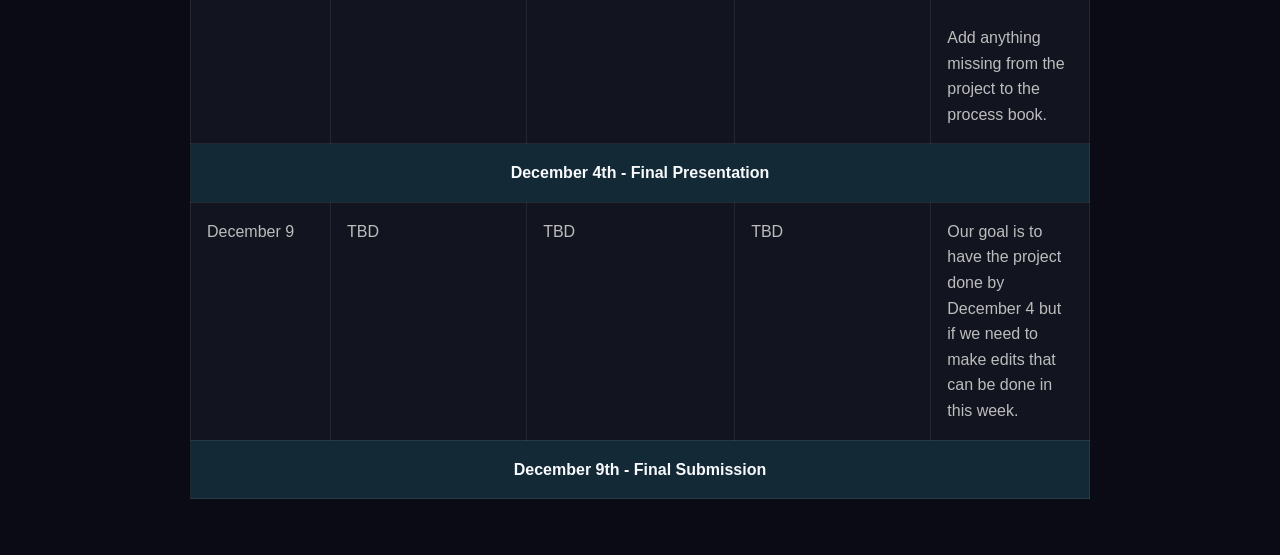
<file: proposal.html>
<!DOCTYPE html>
<html lang="en">

<head>
  <meta charset="UTF-8">
  <meta name="viewport" content="width=device-width, initial-scale=1.0">
  <title>Data Viz Project Proposal</title>
  <link rel="stylesheet" href="css/style.css">
</head>

<body>
  <div>
    <h1>How AI is Reshaping the Job Market: AI Adoption and Labor Market Change from 2017 - 2025</h1>

    <p><b>Names:</b> Jonas Schwab &amp; Matt Grossman; Sophia Raudez</p>

    <p><b>Emails:</b> j.g.schwab@wustl.edu; grossman.m@wustl.edu; raudez@wustl.edu</p>

    <p><b>UIDs:</b> 509002; 508495; 508944</p>

    <p><b>Repo Link:</b> <a href="https://github.com/jg-schwab/data-viz-project" target="_blank">here</a></p>

    <h2>Background and Motivation</h2>
    <p>AI is reshaping the global economy around itself at breakneck speed. As soon-to-be new grads, we are acutely
      aware of how AI has the possibility to upend the economy and job market, replacing entry-level jobs faster than we
      are able to adapt to this new reality.</p>

    <h2>Project Objectives</h2>
    <p>What does it mean to be looking for a job in the AI Era? We aim to tell that story.</p>
    <p>We aim to give users a holistic view into how AI is changing the job market and economy for job-seekers. We aim to show what jobs are at highest risk of being replaced by AI, and what jobs have the highest opportunity of being created by AI.</p>
    <p>We aim to provide insight into what AI skills are becoming an expectation in the workforce, in order to help
      individuals understand what active learning they should be doing to make themselves more attractive candidates.
    </p>
    <p>We aim to provide insight on different scales (global, country) on where AI is growing and how it is impacting
      the surrounding areas in terms of job availability.</p>

    <h2>Dataset</h2>
    <p>We will be using the Stanford AI Index Dataset. Each year since 2017, the Stanford Human-Centered AI Institute
      releases the AI Index.</p>

    <h2>Data Processing</h2>
    <p>The dataset is released each year from 2017-2025 and the amount of data collected has grown each year. Our main
      processing task will be to synthesize the entire dataset (currently separated by years and not time-series) into
      time-series data to show how AI trends have shifted over the last 8 years.</p>
    <p>The jobs data that we want to focus on is mostly collected between 2023-2025. As AI evolves so quickly, we will
      be able to show the beginning of trends with these 3 years of data rather than showing a complete picture over
      many, many years.</p>
    <p>Much of the data is already relatively clean so there will be minimal work on that end.</p>

    <h2>Designs</h2>
    <img src="img/brainstorm1.png" alt="Brainstorm 1" width="300">
    <img src="img/design1.png" alt="Design 1" width="300">
    <img src="img/design2.png" alt="Design 2" width="300">
    <img src="img/design3.jpg" alt="Design 3" width="300">
    <img src="img/finaldesign.jpg" alt="Final Design" width="300">

    <h2>Must Have Features</h2>
    <ul>
      <li>Scrolly-telling layout (see <a href="https://flourish.studio/blog/no-code-scrollytelling/"
          target="_blank">examples</a> <a href="https://www.wsj.com/pro/central-banking/data/reacting-to-fed-rates"
          target="_blank">for</a> <a href="https://graphics.wsj.com/what-ecb-qe-stimulus-has-done/"
          target="_blank">reference</a>). We will be using the Wall Street Journal's <a
          href="https://github.com/WSJ/scroll-watcher?tab=readme-ov-file" target="_blank">ScrollWatch Repo</a> to handle
        the interaction. When possible, scrolling will be the means by which users interact with data.</li>
      <li>When data will permit, we will show timebound trends of how AI has evolved the skills and types of jobs being
        hired for.</li>
      <li>Map visualization</li>
      <li>Users will be able to input their career title to see have that highlighted automatically in relevant secitons of the visualizations.</li>
    </ul>

    <h2>Nice to Have Features</h2>
    <ul>
      <li>Map Zoom is going from a global view to zoom into countries or continents, then to zoom into cities, showing
        AI jobs and AI economic growth with a key visual (maybe as the person scrolls through the storytelling).</li>
      <li>Ghost traces to show past years' data on the current trends with hover features that allow the examination of
        older data to contrast the 2025 report.</li>
      <li>Some sort of predictive feature that shows calculations based on current trajectories.</li>
    </ul>

    <h2>Timeline</h2>
    <table>
      <thead>
        <tr>
          <th>Date</th>
          <th>Matt Goals</th>
          <th>Jonas Goals</th>
          <th>Sophia Raudez</th>
          <th>Overall Goals</th>
        </tr>
      </thead>
      <tbody>
        <tr>
          <td>October 27</td>
          <td>EDA<br><br>Brainstorm sheet and 2 visualization proposal sheets.<br><br>Decide what nice-to-have features
            we need.</td>
          <td>EDA<br><br>Brainstorm sheet and 2 visualization proposal sheets.</td>
          <td>N/A (Sophia is joining the project later)</td>
          <td>HTML Project Proposal Complete:<br>- Convert documents and designs into HTML<br>- Complete Schedule with
            personal goals<br>- Complete half of the 5-sheet design methodology and pick a favorite as the final design.
          </td>
        </tr>
        <tr>
          <td colspan="5" class="milestone">October 27th - Final Project Proposal</td>
        </tr>
        <tr>
          <td>November 3</td>
          <td>EDA continued<br><br>Come up with 5 interesting insights/visualizations from the data</td>
          <td>Clean up data and figure out how to compile multiple datasets for chronological visualizations across
            multiple years.<br><br>EDA continued<br><br>Come up with 5 interesting insights/visualizations from the data
            [python].</td>
          <td>EDA continued<br><br>Come up with 5 interesting insights/visualizations from the data<br><br> Validate dataset accuracy</td>
          <td>Data processed and cleaned. Exploratory data analysis to begin to put together a data story.</td>
        </tr>
        <tr>
          <td>November 10</td>
          <td>Organize insights into a clear narrative story<br><br>Convert half of our visualizations into d3.</td>
          <td>Put narrative story with static visualizations into a scrollable page<br><br>Convert half of our
            visualizations into d3.</td>
          <td>Convert half of our visualizations into d3.<br><br>Refine visual design</td>
          <td>Storytelling and visualizations (static) with writing/framing</td>
        </tr>
        <tr>
          <td colspan="5" class="milestone">November 10th - Milestone 1</td>
        </tr>
        <tr>
          <td>November 17</td>
          <td>TBD</td>
          <td>TBD</td>
          <td>TBD</td>
          <td>Implemented scrollable, interactive visualizations.</td>
        </tr>
        <tr>
          <td>November 24</td>
          <td>TBD</td>
          <td>TBD</td>
          <td>TBD</td>
          <td>Implemented animations and interactivity</td>
        </tr>
        <tr>
          <td colspan="5" class="milestone">November 24th - Milestone 2</td>
        </tr>
        <tr>
          <td>December 4</td>
          <td>TBD</td>
          <td>TBD</td>
          <td>TBD</td>
          <td>Implemented feedback from milestone 2; clean up visual design; nitpicking.<br><br>Add anything missing
            from the project to the process book.</td>
        </tr>
        <tr>
          <td colspan="5" class="milestone">December 4th - Final Presentation</td>
        </tr>
        <tr>
          <td>December 9</td>
          <td>TBD</td>
          <td>TBD</td>
          <td>TBD</td>
          <td>Our goal is to have the project done by December 4 but if we need to make edits that can be done in this
            week.</td>
        </tr>
        <tr>
          <td colspan="5" class="milestone">December 9th - Final Submission</td>
        </tr>
      </tbody>
    </table>
  </div>
</body>

</html>
</file>
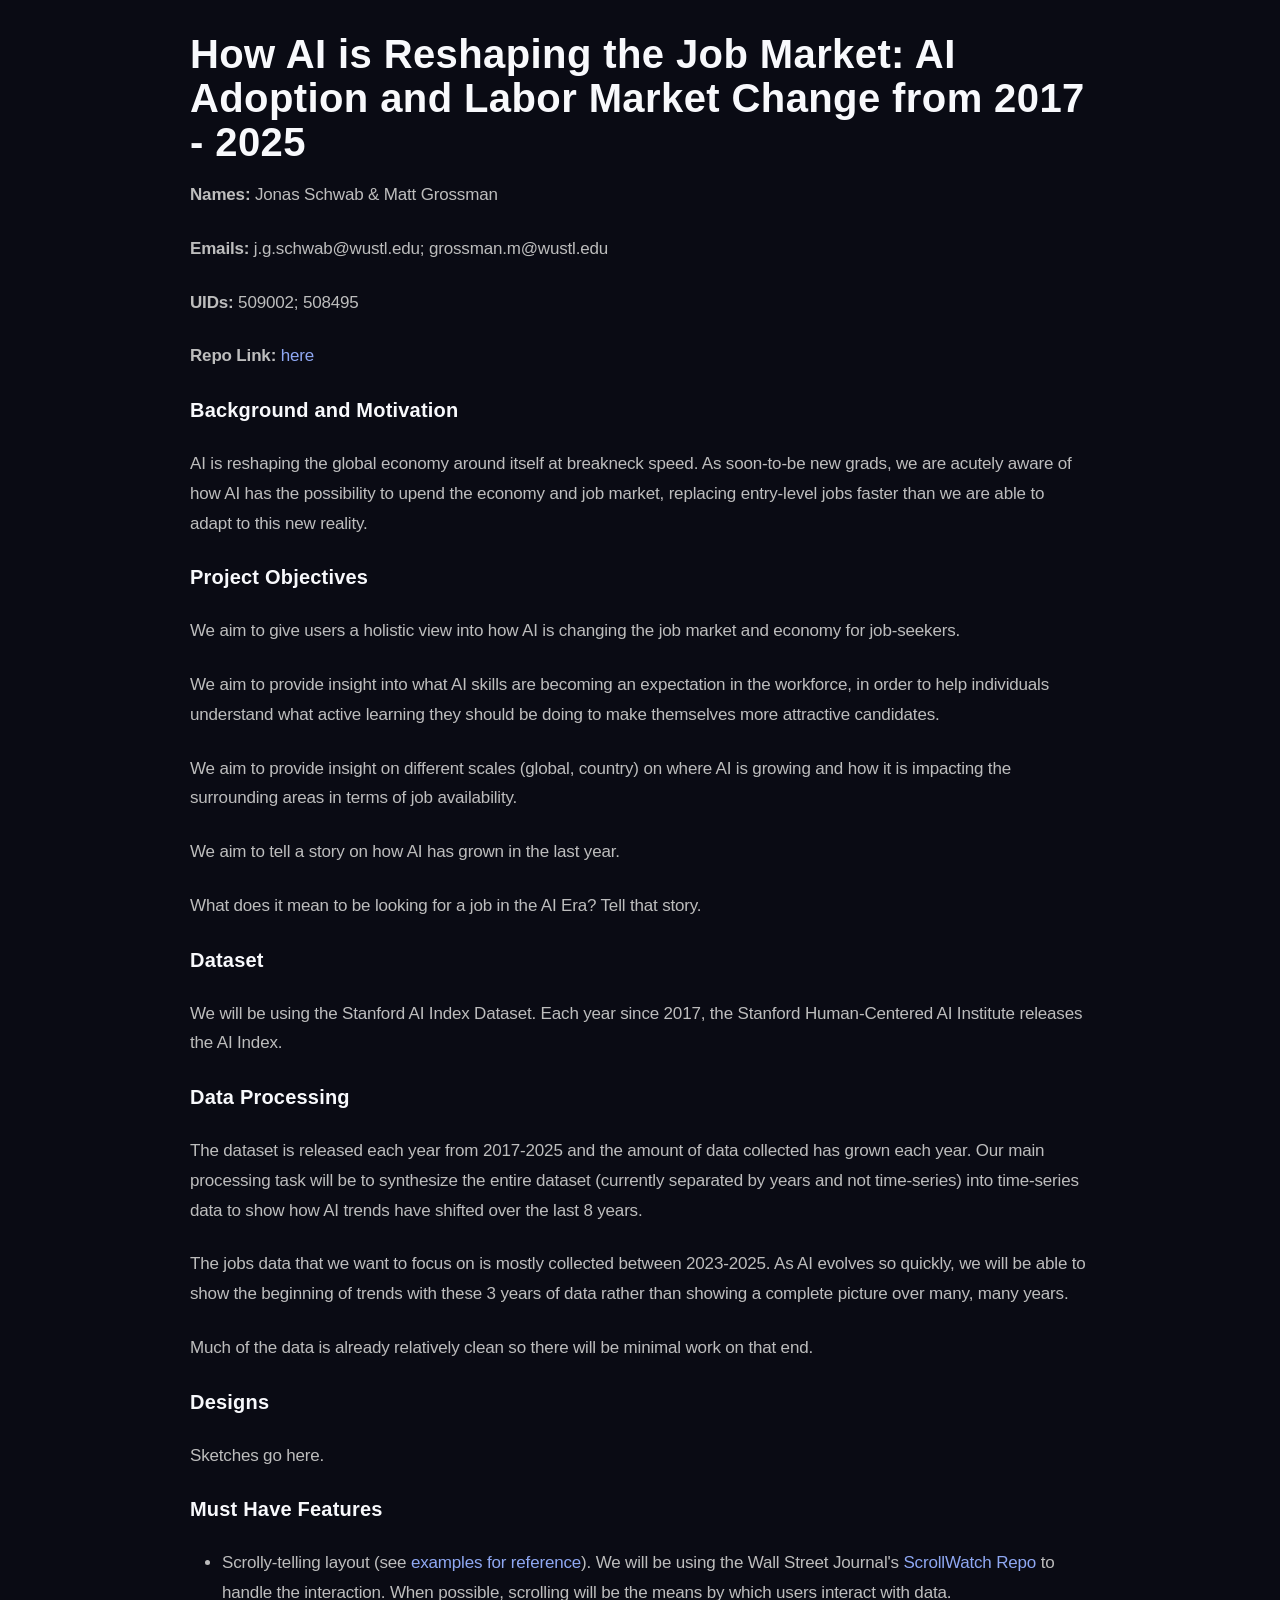
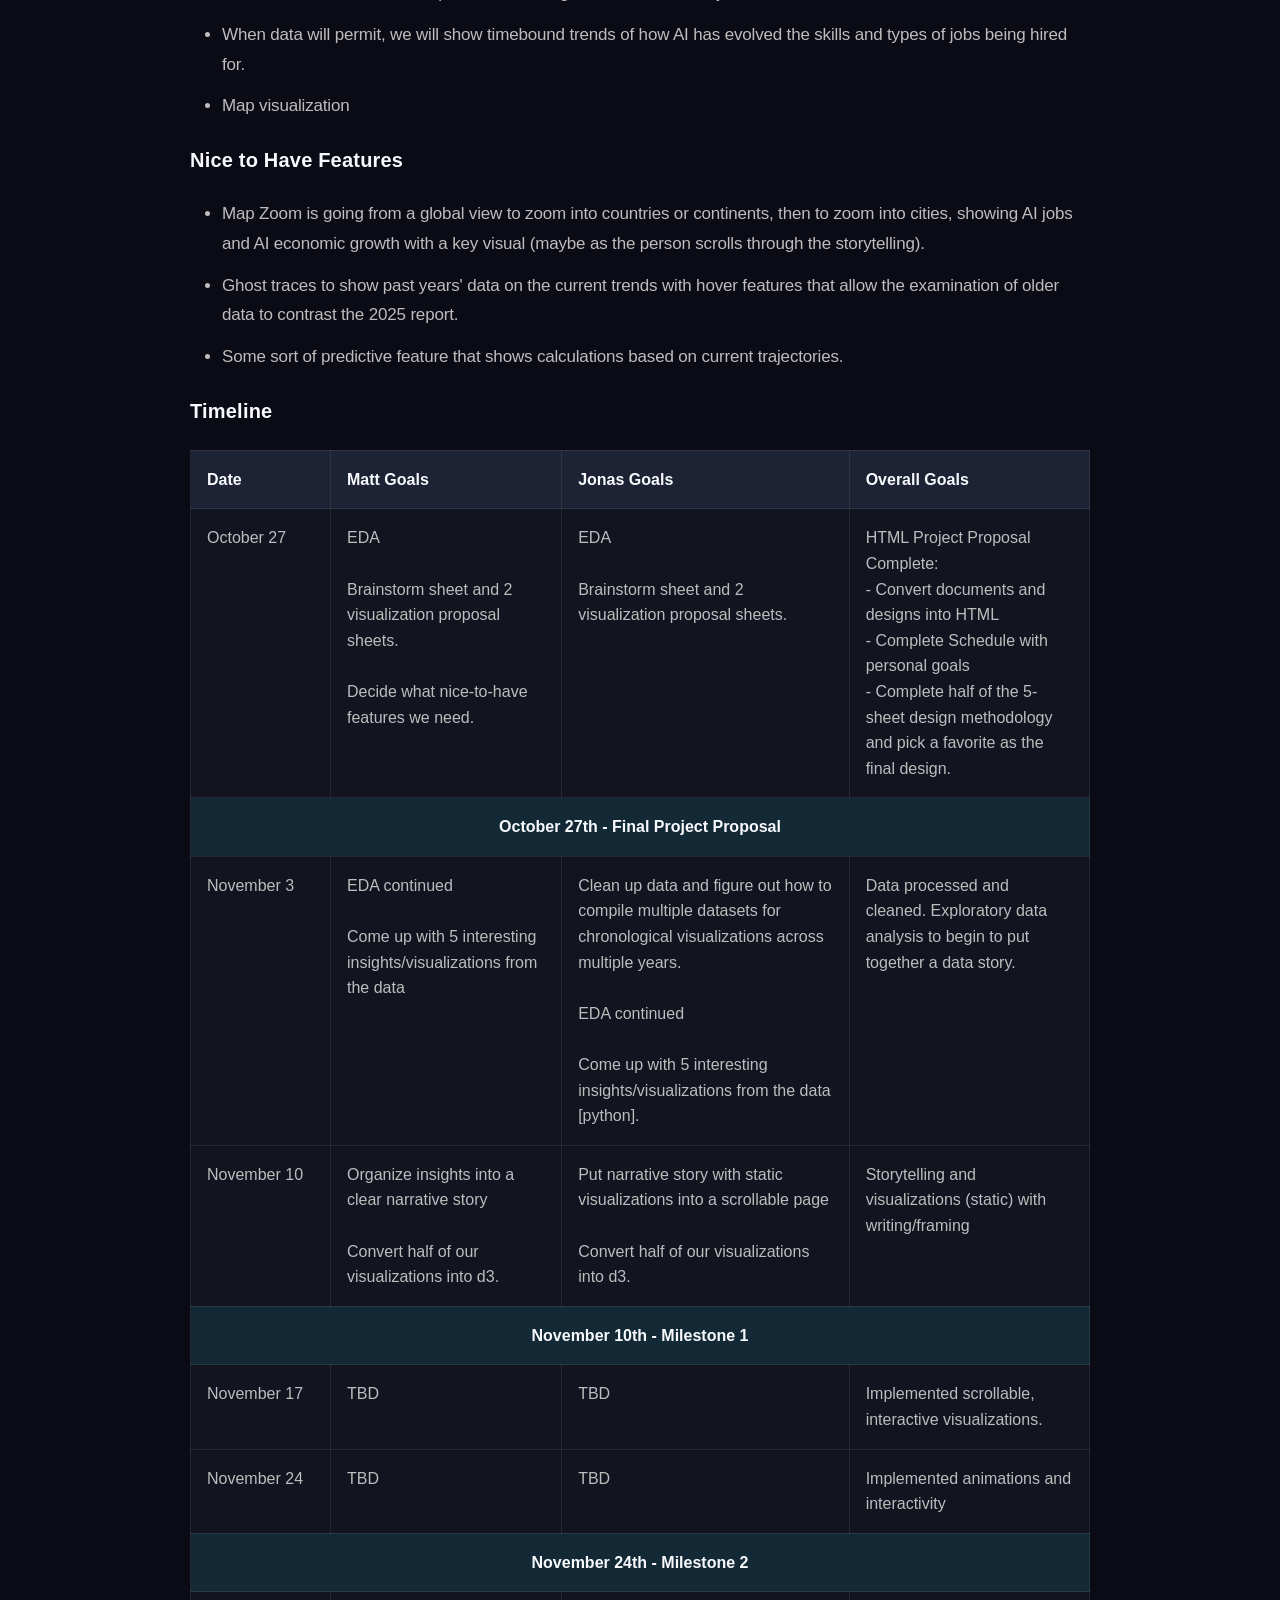
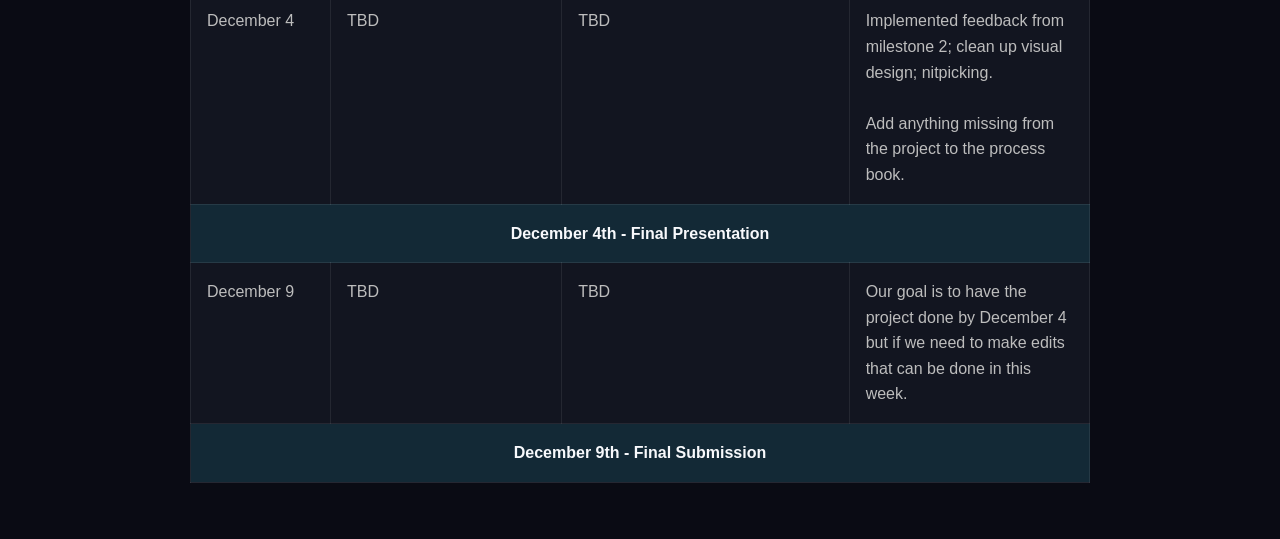
<file: proprosal.html>
<!DOCTYPE html>
<html>
<head>
    <meta charset="UTF-8">
    <meta name="viewport" content="width=device-width, initial-scale=1.0">
    <title>Data Viz Project Proposal</title>
    <link rel="stylesheet" href="css/style.css">
</head>
<body>
    <div>
        <h1>How AI is Reshaping the Job Market: AI Adoption and Labor Market Change from 2017 - 2025</h1>
        
        <p><b>Names:</b> Jonas Schwab & Matt Grossman</p>
        
        <p><b>Emails:</b> j.g.schwab@wustl.edu; grossman.m@wustl.edu</p>
        
        <p><b>UIDs:</b> 509002; 508495</p>
        
        <p><b>Repo Link:</b> <a href="https://github.com/jg-schwab/data-viz-project" target="_blank">here</a></p>
        
        <h2>Background and Motivation</h2>
        <p>AI is reshaping the global economy around itself at breakneck speed. As soon-to-be new grads, we are acutely aware of how AI has the possibility to upend the economy and job market, replacing entry-level jobs faster than we are able to adapt to this new reality.</p>
        
        <h2>Project Objectives</h2>
        <p>We aim to give users a holistic view into how AI is changing the job market and economy for job-seekers.</p>
        <p>We aim to provide insight into what AI skills are becoming an expectation in the workforce, in order to help individuals understand what active learning they should be doing to make themselves more attractive candidates.</p>
        <p>We aim to provide insight on different scales (global, country) on where AI is growing and how it is impacting the surrounding areas in terms of job availability.</p>
        <p>We aim to tell a story on how AI has grown in the last year.</p>
        <p>What does it mean to be looking for a job in the AI Era? Tell that story.</p>
        
        <h2>Dataset</h2>
        <p>We will be using the Stanford AI Index Dataset. Each year since 2017, the Stanford Human-Centered AI Institute releases the AI Index.</p>
        
        <h2>Data Processing</h2>
        <p>The dataset is released each year from 2017-2025 and the amount of data collected has grown each year. Our main processing task will be to synthesize the entire dataset (currently separated by years and not time-series) into time-series data to show how AI trends have shifted over the last 8 years.</p>
        <p>The jobs data that we want to focus on is mostly collected between 2023-2025. As AI evolves so quickly, we will be able to show the beginning of trends with these 3 years of data rather than showing a complete picture over many, many years.</p>
        <p>Much of the data is already relatively clean so there will be minimal work on that end.</p>
        
        <h2>Designs</h2>
        <p>Sketches go here.</p>
        
        <h2>Must Have Features</h2>
        <ul>
          <li>Scrolly-telling layout (see <a href="https://flourish.studio/blog/no-code-scrollytelling/" target="_blank">examples</a> <a href = "https://www.wsj.com/pro/central-banking/data/reacting-to-fed-rates" target="_blank">for</a> <a href="https://graphics.wsj.com/what-ecb-qe-stimulus-has-done/" target="_blank">reference</a>). We will be using the Wall Street Journal's <a href="https://github.com/WSJ/scroll-watcher?tab=readme-ov-file" target="_blank">ScrollWatch Repo</a> to handle the interaction. When possible, scrolling will be the means by which users interact with data.</li>
          <li>When data will permit, we will show timebound trends of how AI has evolved the skills and types of jobs being hired for.</li>
          <li>Map visualization</li>
        </ul>
        
        <h2>Nice to Have Features</h2>
        <ul>
          <li>Map Zoom is going from a global view to zoom into countries or continents, then to zoom into cities, showing AI jobs and AI economic growth with a key visual (maybe as the person scrolls through the storytelling).</li>
          <li>Ghost traces to show past years' data on the current trends with hover features that allow the examination of older data to contrast the 2025 report.</li>
          <li>Some sort of predictive feature that shows calculations based on current trajectories.</li>
        </ul>
        
        <h2>Timeline</h2>
        <table>
          <thead>
            <tr>
              <th>Date</th>
              <th>Matt Goals</th>
              <th>Jonas Goals</th>
              <th>Overall Goals</th>
            </tr>
          </thead>
          <tbody>
            <tr>
              <td>October 27</td>
              <td>EDA<br><br>Brainstorm sheet and 2 visualization proposal sheets.<br><br>Decide what nice-to-have features we need.</td>
              <td>EDA<br><br>Brainstorm sheet and 2 visualization proposal sheets.</td>
              <td>HTML Project Proposal Complete:<br>- Convert documents and designs into HTML<br>- Complete Schedule with personal goals<br>- Complete half of the 5-sheet design methodology and pick a favorite as the final design.</td>
            </tr>
            <tr>
              <td colspan="4" class="milestone">October 27th - Final Project Proposal</td>
            </tr>
            <tr>
              <td>November 3</td>
              <td>EDA continued<br><br>Come up with 5 interesting insights/visualizations from the data</td>
              <td>Clean up data and figure out how to compile multiple datasets for chronological visualizations across multiple years.<br><br>EDA continued<br><br>Come up with 5 interesting insights/visualizations from the data [python].</td>
              <td>Data processed and cleaned. Exploratory data analysis to begin to put together a data story.</td>
            </tr>
            <tr>
              <td>November 10</td>
              <td>Organize insights into a clear narrative story<br><br>Convert half of our visualizations into d3.</td>
              <td>Put narrative story with static visualizations into a scrollable page<br><br>Convert half of our visualizations into d3.</td>
              <td>Storytelling and visualizations (static) with writing/framing</td>
            </tr>
            <tr>
              <td colspan="4" class="milestone">November 10th - Milestone 1</td>
            </tr>
            <tr>
              <td>November 17</td>
              <td>TBD</td>
              <td>TBD</td>
              <td>Implemented scrollable, interactive visualizations.</td>
            </tr>
            <tr>
              <td>November 24</td>
              <td>TBD</td>
              <td>TBD</td>
              <td>Implemented animations and interactivity</td>
            </tr>
            <tr>
              <td colspan="4" class="milestone">November 24th - Milestone 2</td>
            </tr>
            <tr>
              <td>December 4</td>
              <td>TBD</td>
              <td>TBD</td>
              <td>Implemented feedback from milestone 2; clean up visual design; nitpicking.<br><br>Add anything missing from the project to the process book.</td>
            </tr>
            <tr>
              <td colspan="4" class="milestone">December 4th - Final Presentation</td>
            </tr>
            <tr>
              <td>December 9</td>
              <td>TBD</td>
              <td>TBD</td>
              <td>Our goal is to have the project done by December 4 but if we need to make edits that can be done in this week.</td>
            </tr>
            <tr>
              <td colspan="4" class="milestone">December 9th - Final Submission</td>
            </tr>
          </tbody>
        </table>
    </div>
</body>
</html>
</file>
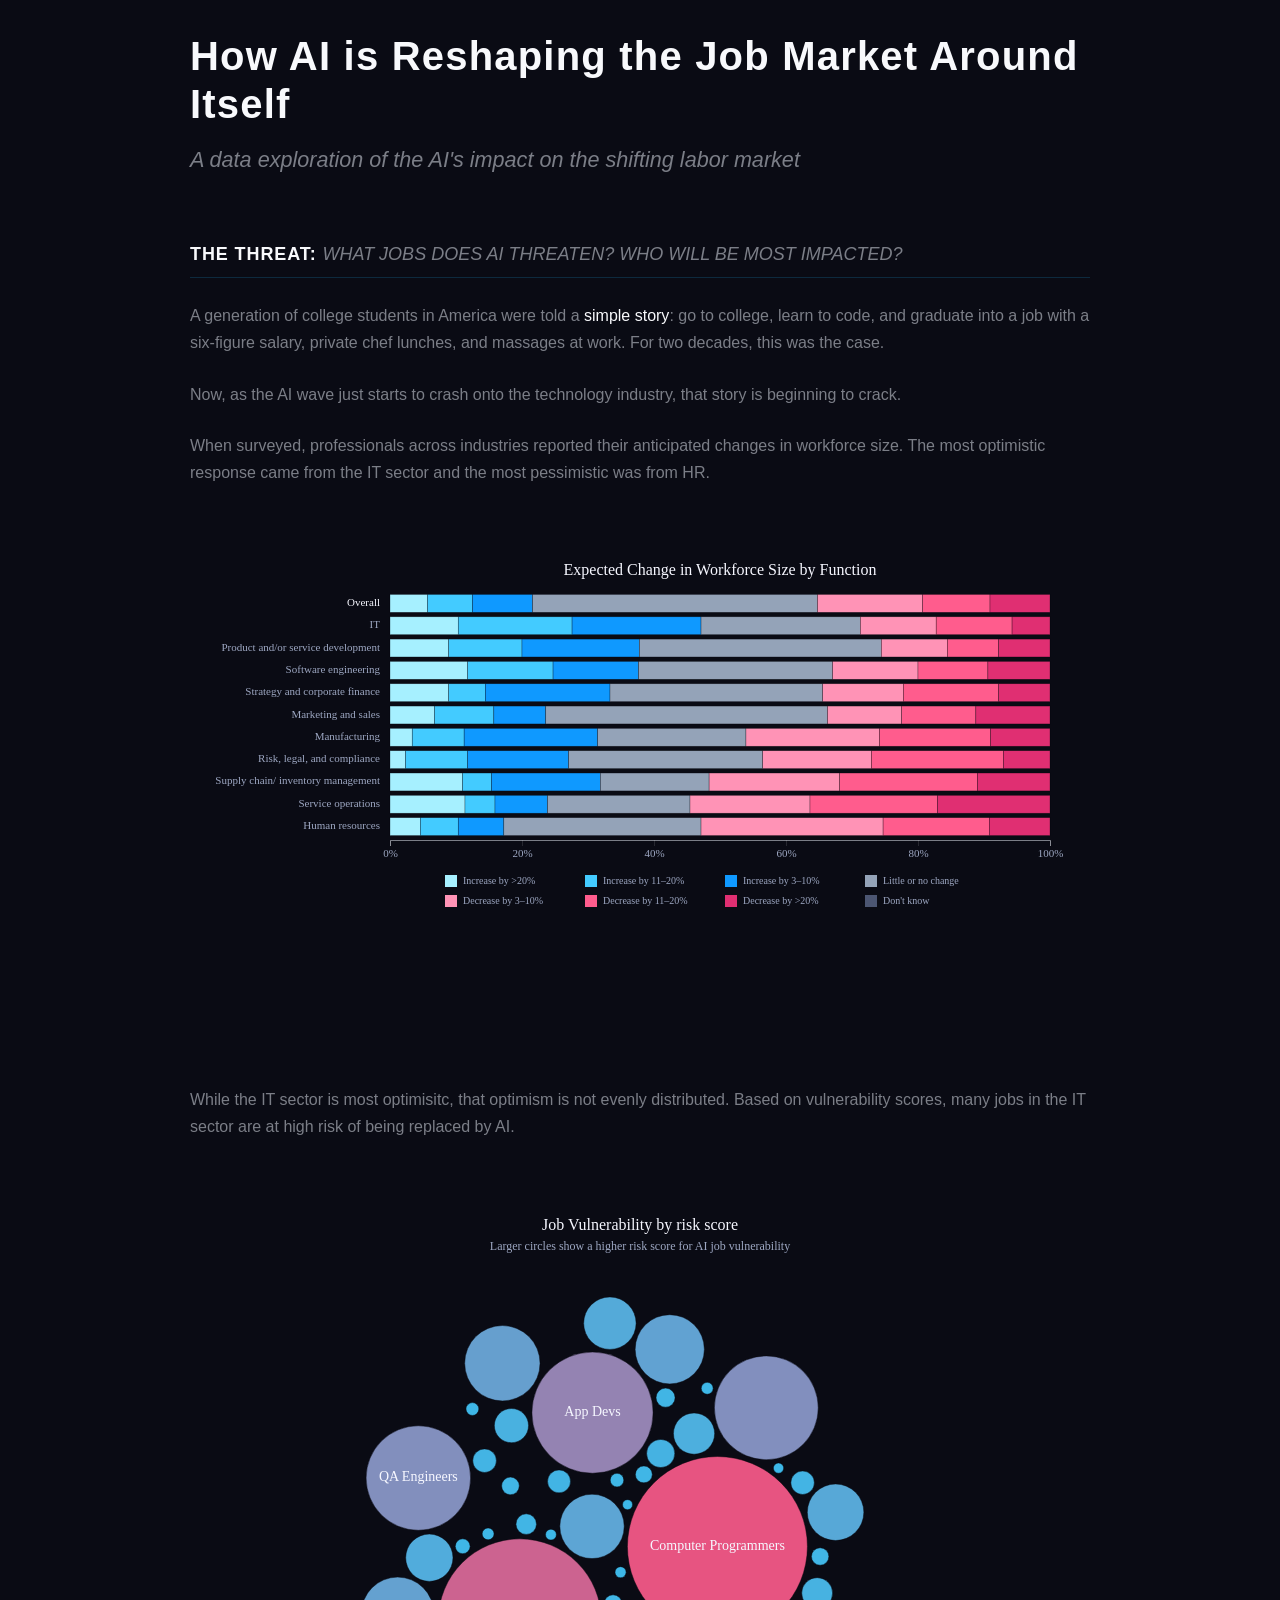
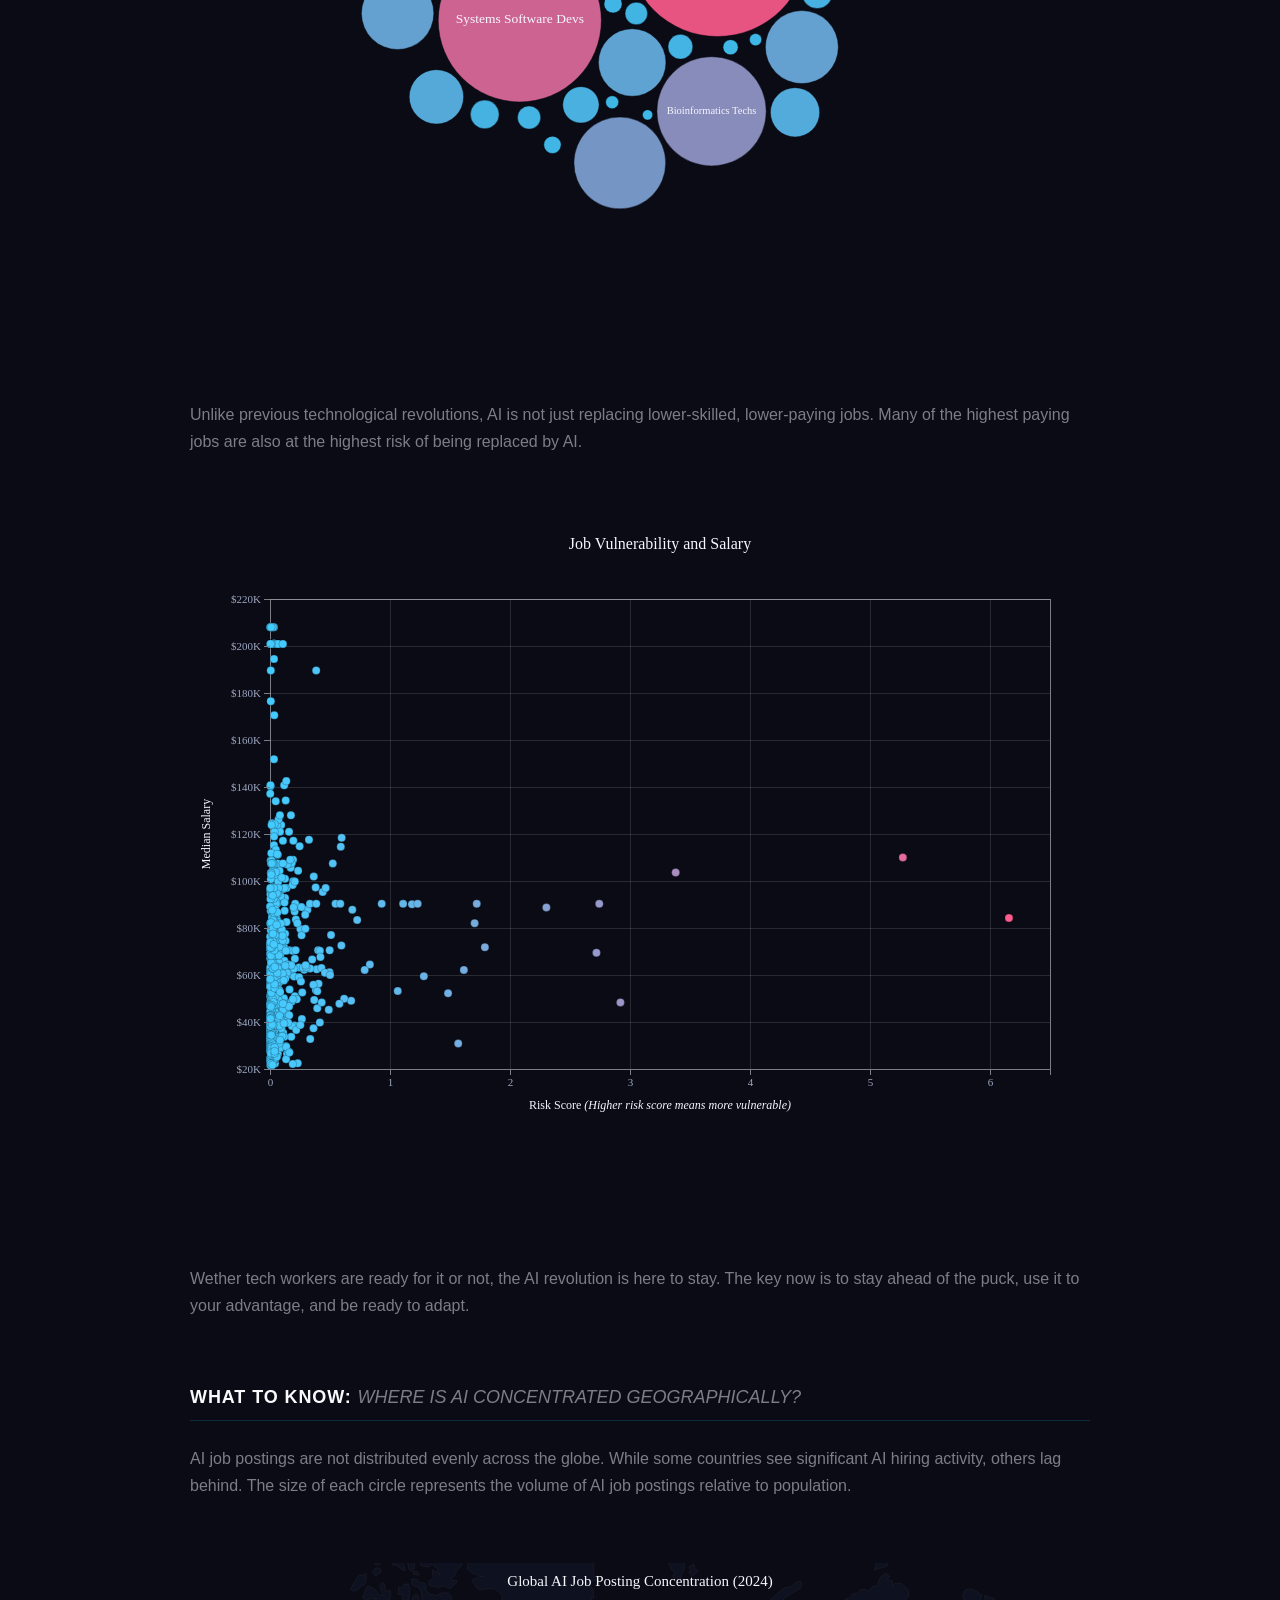
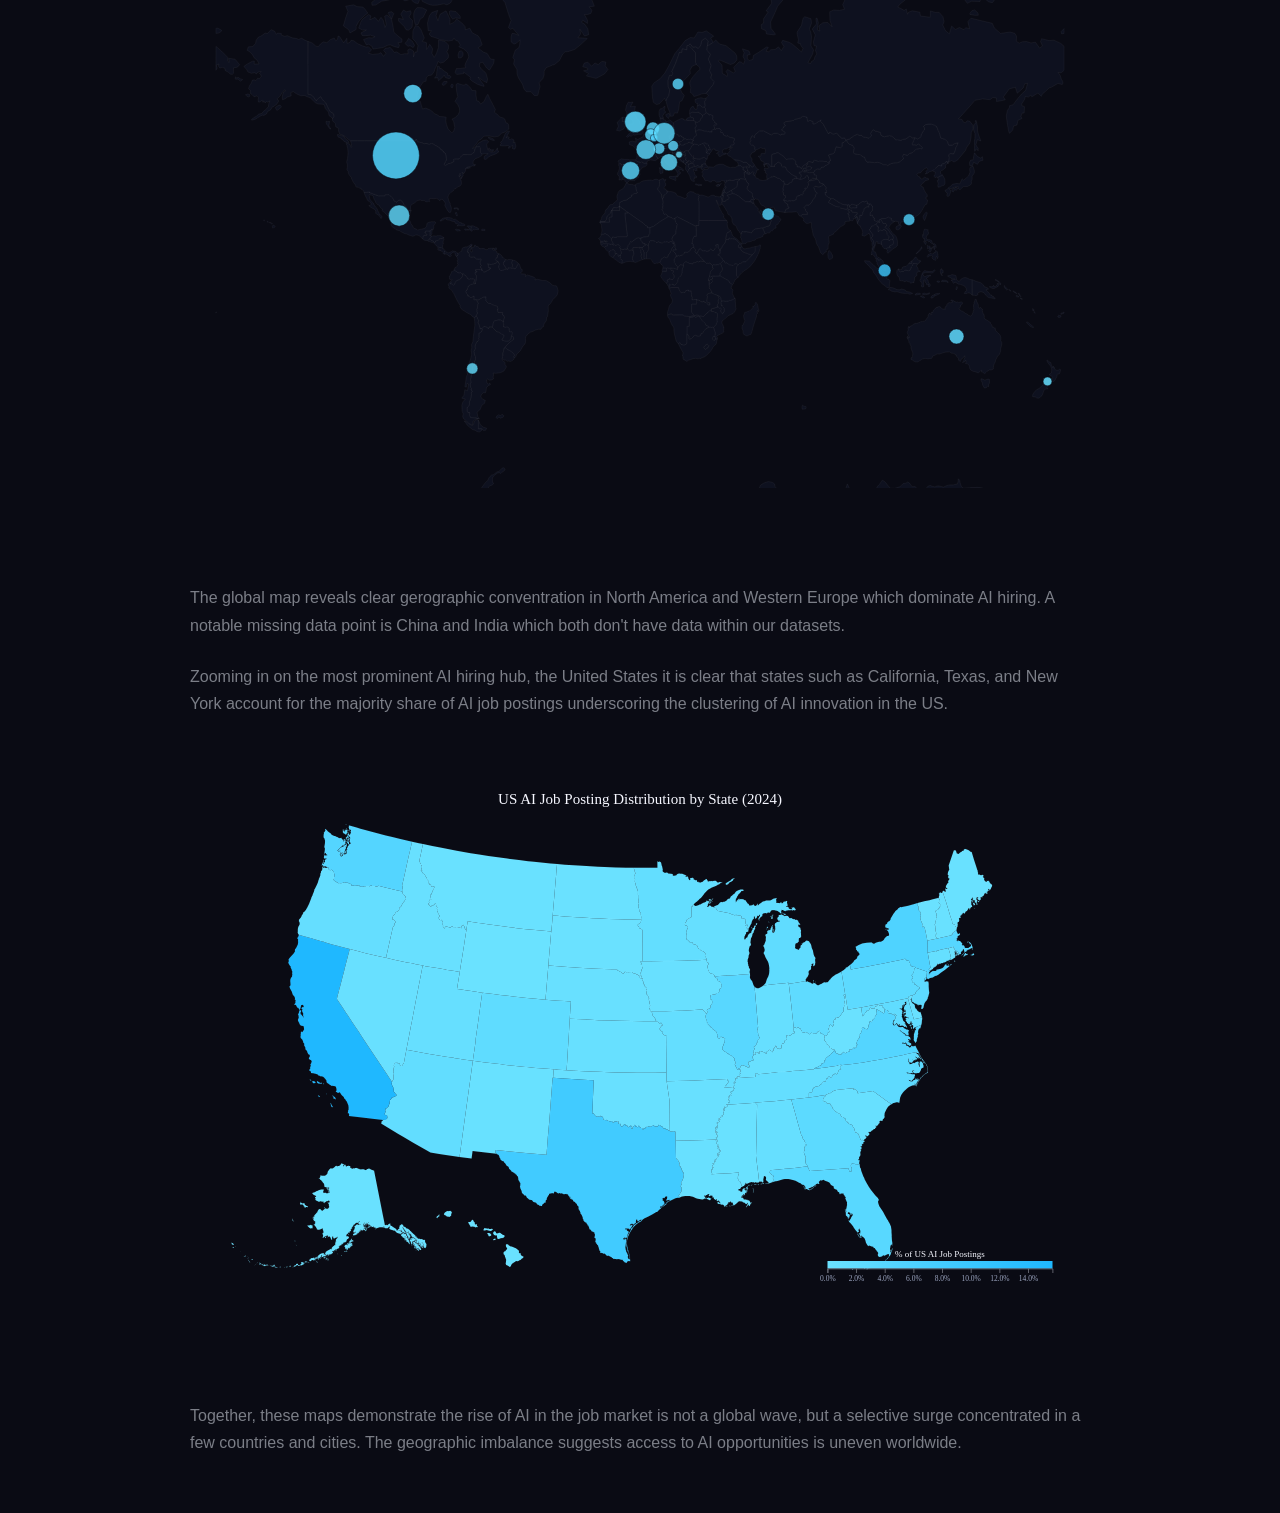
<file: static-draft.html>
<!DOCTYPE html>
<html lang="en">

<head>
    <meta charset="UTF-8">
    <meta name="viewport" content="width=device-width, initial-scale=1.0">
    <title>Static Draft</title>
    <link href="https://fonts.googleapis.com/css2?family=Merriweather:wght@400;700&display=swap" rel="stylesheet">
    <link rel="stylesheet" href="css/static-draft.css">
</head>

<body>
    <h1>How AI is Reshaping the Job Market Around Itself</h1>

    <h2>A data exploration of the AI's impact on the shifting labor market</h2>

    <h3>The threat: <em>What jobs does AI threaten? Who will be most impacted?</em></h3>

    <p>A generation of college students in America were told a <a
            href="https://www.nytimes.com/2025/09/29/podcasts/the-daily/big-tech-told-kids-to-code-the-jobs-didnt-follow.html"
            target="_blank">simple story</a>: go to college, learn to code, and graduate into a job with a six-figure
        salary, private chef lunches, and massages at work. For two decades, this was the case.</p>

    <p>Now, as the AI wave just starts to crash onto the technology industry, that story is beginning to crack.</p>
    <p>When surveyed, professionals across industries reported their anticipated changes in workforce size. The most
        optimistic response came from the IT sector and the most pessimistic was from HR.</p>
    <div class="viz-block" id="industry-outlook"></div>

    <p>While the IT sector is most optimisitc, that optimism is not evenly distributed. Based on vulnerability scores,
        many jobs in the IT sector are at high risk of being replaced by AI.</p>
    <div class="viz-block" id="tech-job-vulnerability"></div>

    <p>Unlike previous technological revolutions, AI is not just replacing lower-skilled, lower-paying jobs. Many of the
        highest paying jobs are also at the highest risk of being replaced by AI.</p>
    <div class="viz-block" id="tech-job-vulnerability-scatter"></div>

    <p>Wether tech workers are ready for it or not, the AI revolution is here to stay. The key now is to stay ahead of
        the puck, use it to your advantage, and be ready to adapt.</p>

    <h3>What to know: <em>Where is AI concentrated geographically?</em></h3>
    <p>AI job postings are not distributed evenly across the globe. While some countries see significant AI hiring
        activity, others lag behind. The size of each circle represents the volume of AI job postings relative to
        population.</p>
    <div class="viz-block" id="global-map"></div>
    <p>The global map reveals clear gerographic conventration in North America and Western Europe which dominate AI
        hiring. A notable missing data point is China and India which both don't have data within our datasets.</p>
    <p>Zooming in on the most prominent AI hiring hub, the United States it is clear that states such as California,
        Texas, and New York account for the majority share of AI job postings underscoring the clustering of AI
        innovation in the US.</p>
    <div class="viz-block" id="us-map"></div>
    <p>Together, these maps demonstrate the rise of AI in the job market is not a global wave, but a selective surge
        concentrated in a few countries and cities. The geographic imbalance suggests access to AI opportunities is
        uneven worldwide. </p>


    <script src="js/d3.v7.min.js"></script>
    <script src="topojson/topojson.min.js"></script>
    <script src="js/industry-outlook.js"></script>
    <script src="js/tech-job-vulnerability.js"></script>
    <script src="js/tech-job-vulnerability-scatter.js"></script>
    <script src="js/globalMap.js"></script>
    <script src="js/USMap.js"></script>

    <script src="js/script.js"></script>
</body>

</html>
</file>
<file: css/style.css>
:root {
  --bg: #0a0b14;
  --surface: #121520;
  --panel: #181b2a;
  --panel-alt: #1e2235;
  --panel-glow: rgba(31, 184, 255, 0.2);
  --text-primary: #f8f9fc;
  --text-secondary: #8fa8f3;
  --text-muted: #bdbdbd;
  --accent: #1fb8ff;
  --accent-alt: #6be2ff;
  --border: rgba(255, 255, 255, 0.08);
  --shadow: 0 35px 65px rgba(0, 0, 0, 0.55);
}

* {
  margin: 0;
  padding: 0;
  box-sizing: border-box;
}

/* Text selection styling to match design system */
::selection {
  background-color: var(--accent);
  color: var(--bg);
}

::-moz-selection {
  background-color: var(--accent);
  color: var(--bg);
}

body {
  background-color: var(--bg);
  font-family: "Stack Sans Notch", sans-serif;
  line-height: 1.6;
  color: var(--text-muted);
  padding: 2rem;
  overflow-x: hidden;
  -webkit-font-smoothing: antialiased;
  -moz-osx-font-smoothing: grayscale;
}

div {
  max-width: 900px;
  margin: 0 auto;
}

h1 {
  color: var(--text-primary);
  font-family: "Stack Sans Notch", sans-serif;
  font-weight: 700;
  font-size: clamp(1.75rem, 5vw, 2.5rem);
  margin-bottom: 1rem;
  line-height: 1.1;
  letter-spacing: 0.01em;
}

h2 {
  color: var(--text-primary);
  font-family: "Stack Sans Text", sans-serif;
  font-weight: 600;
  font-size: clamp(1rem, 2vw, 1.25rem);
  margin-top: 0;
  margin-bottom: 1.5rem;
  font-style: normal;
  line-height: 1.5;
  letter-spacing: 0.01em;
}

h3 {
  color: var(--text-primary);
  font-family: "Stack Sans Notch", sans-serif;
  font-weight: 600;
  font-size: clamp(0.875rem, 1.75vw, 1rem);
  margin: 4rem auto 1.5rem;
  text-transform: uppercase;
  letter-spacing: 0.08em;
  border-bottom: 1px solid var(--border);
  padding-bottom: 0.5rem;
  line-height: 1.5;
}

h3 em {
  font-style: italic;
  font-weight: 400;
  text-transform: uppercase;
  letter-spacing: normal;
  font-size: clamp(0.9375rem, 2vw, 1.125rem);
  color: var(--text-muted);
}

p {
  margin-bottom: 1.5rem;
  font-size: clamp(0.875rem, 2.5vw, 1.0625rem);
  line-height: 1.75;
  color: var(--text-muted);
  font-family: "Stack Sans Text", sans-serif;
  letter-spacing: -0.01em;
  font-weight: 400;
}

ul {
  margin-left: 2rem;
  margin-bottom: 1.5rem;
  max-width: 900px;
}

li {
  margin-bottom: 0.75rem;
  font-size: clamp(0.875rem, 2.5vw, 1.0625rem);
  color: var(--text-muted);
  line-height: 1.75;
  font-family: "Stack Sans Text", sans-serif;
  letter-spacing: -0.01em;
}

p.authors {
  color: var(--text-muted);
  font-family: "Stack Sans Text", sans-serif;
  font-size: clamp(0.75rem, 1.5vw, 0.875rem);
  font-weight: 400;
  margin-top: 1rem;
  letter-spacing: 0.05em;
  text-transform: uppercase;
  opacity: 0.85;
}

a {
  color: var(--text-secondary);
  text-decoration: none;
  transition: color 0.2s ease, opacity 0.2s ease;
}

a:hover {
  opacity: 0.8;
}

a:visited {
  color: var(--text-secondary);
}

hr {
  border: none;
  border-top: 1px solid var(--border);
  margin: 2rem 0 4rem 0;
  max-width: 900px;
}

table {
  width: 100%;
  border-collapse: collapse;
  margin-top: 1.5rem;
  margin-bottom: 1.5rem;
  background-color: var(--surface);
  border: 1px solid var(--border);
  max-width: 900px;
  color: var(--text-muted);
}

thead {
  background-color: var(--panel-alt);
  color: var(--text-primary);
}

th {
  padding: 1rem;
  text-align: left;
  font-weight: 600;
  border: 1px solid var(--border);
  color: var(--text-primary);
}

th:first-child,
td:first-child {
  min-width: 140px;
}

td {
  padding: 1rem;
  border: 1px solid var(--border);
  vertical-align: top;
  color: var(--text-muted);
}

tr:last-child td {
  border-bottom: 1px solid var(--border);
}

.milestone {
  text-align: center;
  font-weight: bold;
  background-color: rgba(34, 211, 238, 0.1);
  color: var(--text-primary);
}

.milestone-2 {
  background-color: rgba(249, 115, 22, 0.1);
}

.milestone-final {
  background-color: rgba(168, 85, 247, 0.12);
}

img {
  width: 100%;
  border-radius: 12px;
  box-shadow: var(--shadow);
}

.eda-grid {
  display: grid;
  grid-template-columns: 1fr 1fr;
  gap: 24px 32px;
  margin-bottom: 2em;
  background-color: var(--panel);
  border-radius: 20px;
  padding: 1.5rem;
  border: 1px solid var(--border);
}

.eda-grid figure {
  margin: 0;
  display: flex;
  flex-direction: column;
  align-items: center;
  color: var(--text-muted);
}

.eda-grid .eda-title {
  grid-column: 1 / span 2;
  justify-self: start;
  font-weight: bold;
  font-size: 1.1em;
  margin-bottom: 0.8em;
  color: var(--text-primary);
}

.eda-grid figure.eda-full-width {
  grid-column: 1 / span 2;
}
</file>
<file: css/static-draft.css>
:root {
  --bg: #0a0b14;
  --surface: #121520;
  --panel: #181b2a;
  --panel-raised: #1e2235;
  --text-primary: #f8f9fc;
  --text-muted: #7b7e87;
  --accent: #1fb8ff;
  --accent-2: #6be2ff;
  --border: rgba(31, 184, 255, 0.18);
  --shadow: 0 35px 65px rgba(0, 0, 0, 0.55);
  --glow: 0 0 35px rgba(31, 184, 255, 0.35);
}

* {
  margin: 0;
  padding: 0;
  box-sizing: border-box;
}

body {
  background-color: var(--bg);
  font-family: "Stack Sans Notch", sans-serif;
  line-height: 1.7;
  color: var(--text-muted);
  padding: 2rem;
  min-height: 100vh;
}

h1 {
  max-width: 900px;
  margin: 0 auto 1rem;
  color: var(--text-primary);
  font-family: "Stack Sans Notch", sans-serif;
  font-weight: 700;
  font-size: 2.5rem;
  line-height: 1.2;
  letter-spacing: 0.03em;
}

h2 {
  max-width: 900px;
  margin: 0 auto 2rem;
  color: var(--text-muted);
  font-family: "Stack Sans Text", sans-serif;
  font-weight: 400;
  font-size: 1.35rem;
  line-height: 1.5;
  font-style: italic;
}

.authors {
  max-width: 900px;
  margin: 0 auto 4rem;
  color: var(--text-muted);
  font-family: "Stack Sans Text", sans-serif;
  font-size: 0.9375rem;
  font-weight: 400;
  letter-spacing: 0.02em;
  text-align: center;
}

h3 {
  max-width: 900px;
  margin: 4rem auto 1.5rem;
  color: var(--text-primary);
  font-family: "Stack Sans Notch", sans-serif;
  font-weight: 600;
  font-size: 1.125rem;
  line-height: 1.6;
  text-transform: uppercase;
  letter-spacing: 0.05em;
  border-bottom: 1px solid var(--border);
  padding-bottom: 0.5rem;
}

h3 em {
  font-style: italic;
  font-weight: 400;
  text-transform: uppercase;
  letter-spacing: normal;
  font-size: 1.125rem;
  color: var(--text-muted);
}

p {
  max-width: 900px;
  margin: 0 auto 1.5rem;
  font-size: 1rem;
  line-height: 1.7;
  color: var(--text-muted);
  font-family: "Stack Sans Text", sans-serif;
}

a {
  text-decoration: none;
  color: var(--text-primary);
  transition: color 0.2s ease, opacity 0.2s ease;
}

a:hover {
  opacity: 0.8;
}

a:visited {
  color: var(--text-primary);
}

.viz-block {
  max-width: 980px;
  margin: 2rem auto 4rem;
  padding: 2rem 2.5rem;
}

.viz-block svg {
  width: 100%;
  height: auto;
  display: block;
}

footer {
  max-width: 900px;
  margin: 4rem auto 2rem;
  text-align: center;
}

footer p {
  font-size: 0.875rem;
  color: var(--text-muted);
  margin-bottom: 0;
  font-family: "Stack Sans Text", sans-serif;
}
</file>
